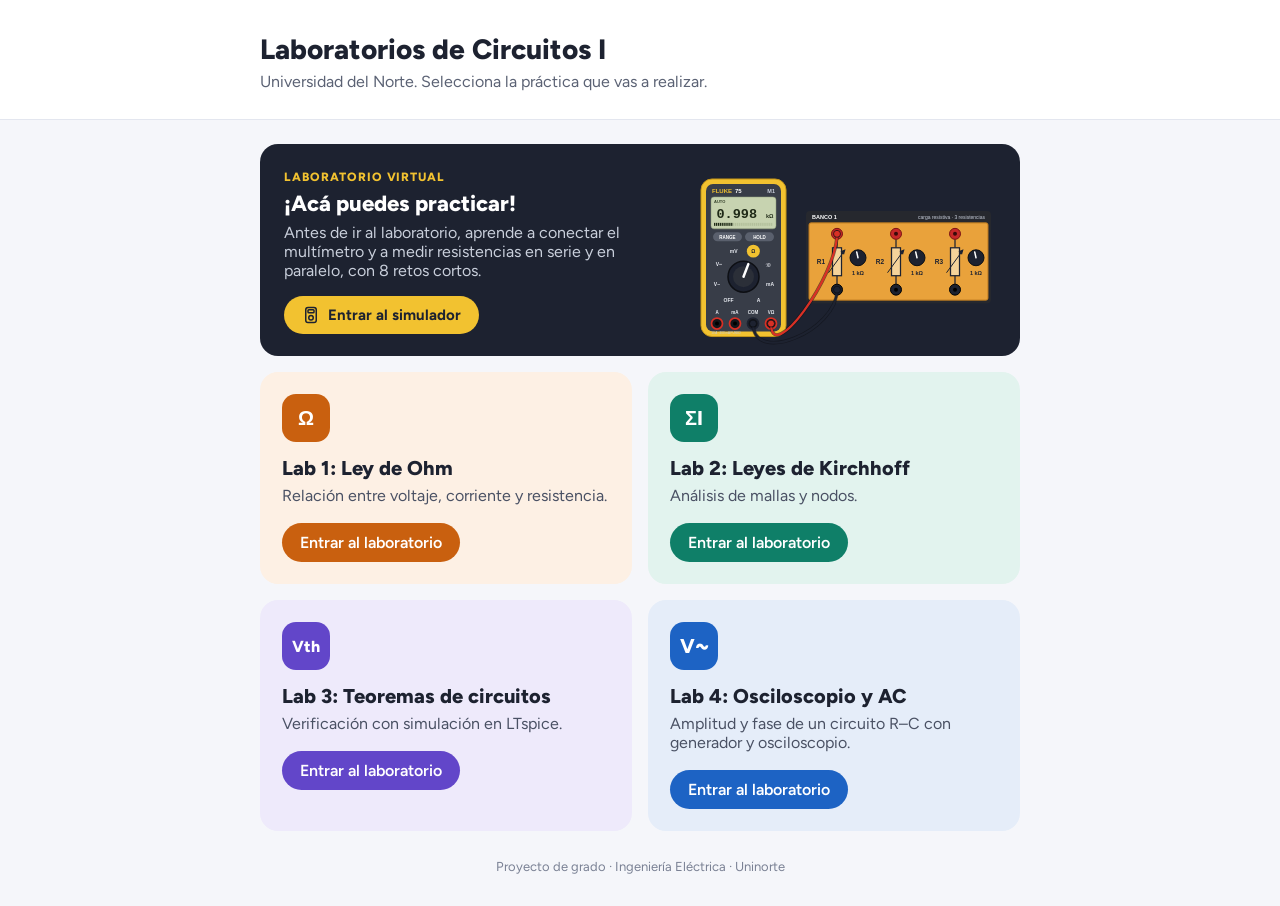
<file: index.html>
<!DOCTYPE html>
<html lang="es">
<head>
  <meta charset="UTF-8">
  <meta name="viewport" content="width=device-width, initial-scale=1.0">
  <title>Laboratorios de Circuitos I</title>
  <!-- Conecta esta página con el archivo de estilos -->
  <link rel="stylesheet" href="estilos.css">
</head>
<body>
  <!-- Encabezado: la franja blanca de arriba -->
  <header>
    <div class="contenido">
      <h1>Laboratorios de Circuitos I</h1>
      <p>Universidad del Norte. Selecciona la práctica que vas a realizar.</p>
    </div>
  </header>

  <!-- Banner del simulador (práctica libre con retos guiados) -->
  <div class="banner-sim">
    <div class="banner-caja">
      <div class="banner-texto">
        <span class="banner-etiqueta">Laboratorio virtual</span>
        <h2>¡Acá puedes practicar!</h2>
        <p>Antes de ir al laboratorio, aprende a conectar el multímetro y a medir resistencias en serie y en paralelo, con 8 retos cortos.</p>
        <a class="banner-boton" href="simulador.html">
          <!-- Ícono de multímetro -->
          <svg class="icono" viewBox="0 0 24 24" aria-hidden="true"><rect x="5" y="2" width="14" height="20" rx="3"/><rect x="8" y="5" width="8" height="4" rx="1"/><circle cx="12" cy="15.5" r="3"/></svg>
          Entrar al simulador
        </a>
      </div>
      <img class="banner-dibujo" src="dibujo-simulador.svg" alt="Multímetro Fluke 75 conectado a un banco de resistencias">
    </div>
  </div>

  <!-- Zona principal: una tarjeta por laboratorio -->
  <main class="contenido">
    <div class="tarjeta">
      <h2>Lab 1: Ley de Ohm</h2>
      <p>Relación entre voltaje, corriente y resistencia.</p>
      <a class="boton" href="lab1.html">Entrar al laboratorio</a>
    </div>

    <div class="tarjeta">
      <h2>Lab 2: Leyes de Kirchhoff</h2>
      <p>Análisis de mallas y nodos.</p>
      <a class="boton" href="lab2.html">Entrar al laboratorio</a>
    </div>

    <div class="tarjeta">
      <h2>Lab 3: Teoremas de circuitos</h2>
      <p>Verificación con simulación en LTspice.</p>
      <a class="boton" href="lab3.html">Entrar al laboratorio</a>
    </div>

    <div class="tarjeta">
      <h2>Lab 4: Osciloscopio y AC</h2>
      <p>Amplitud y fase de un circuito R–C con generador y osciloscopio.</p>
      <a class="boton" href="lab4.html">Entrar al laboratorio</a>
    </div>
  </main>

  <footer>Proyecto de grado · Ingeniería Eléctrica · Uninorte</footer>
</body>
</html>
</file>
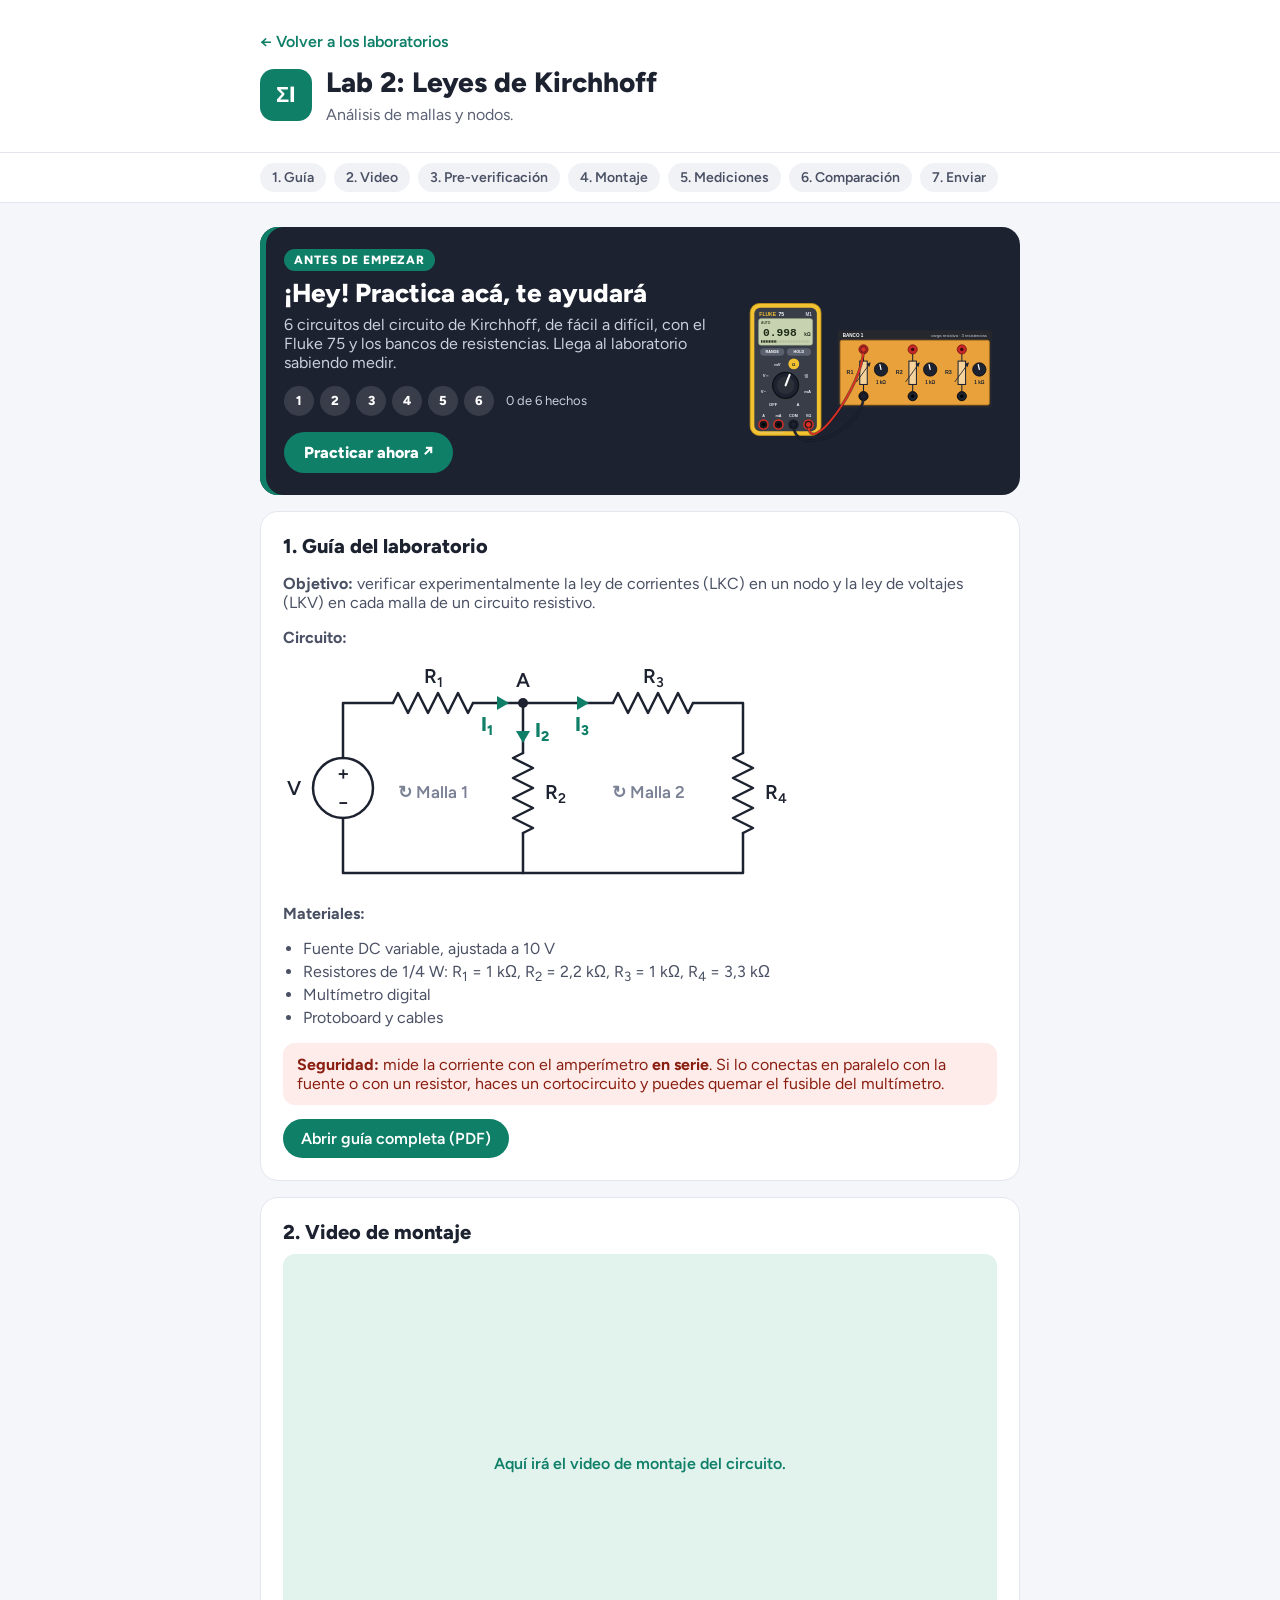
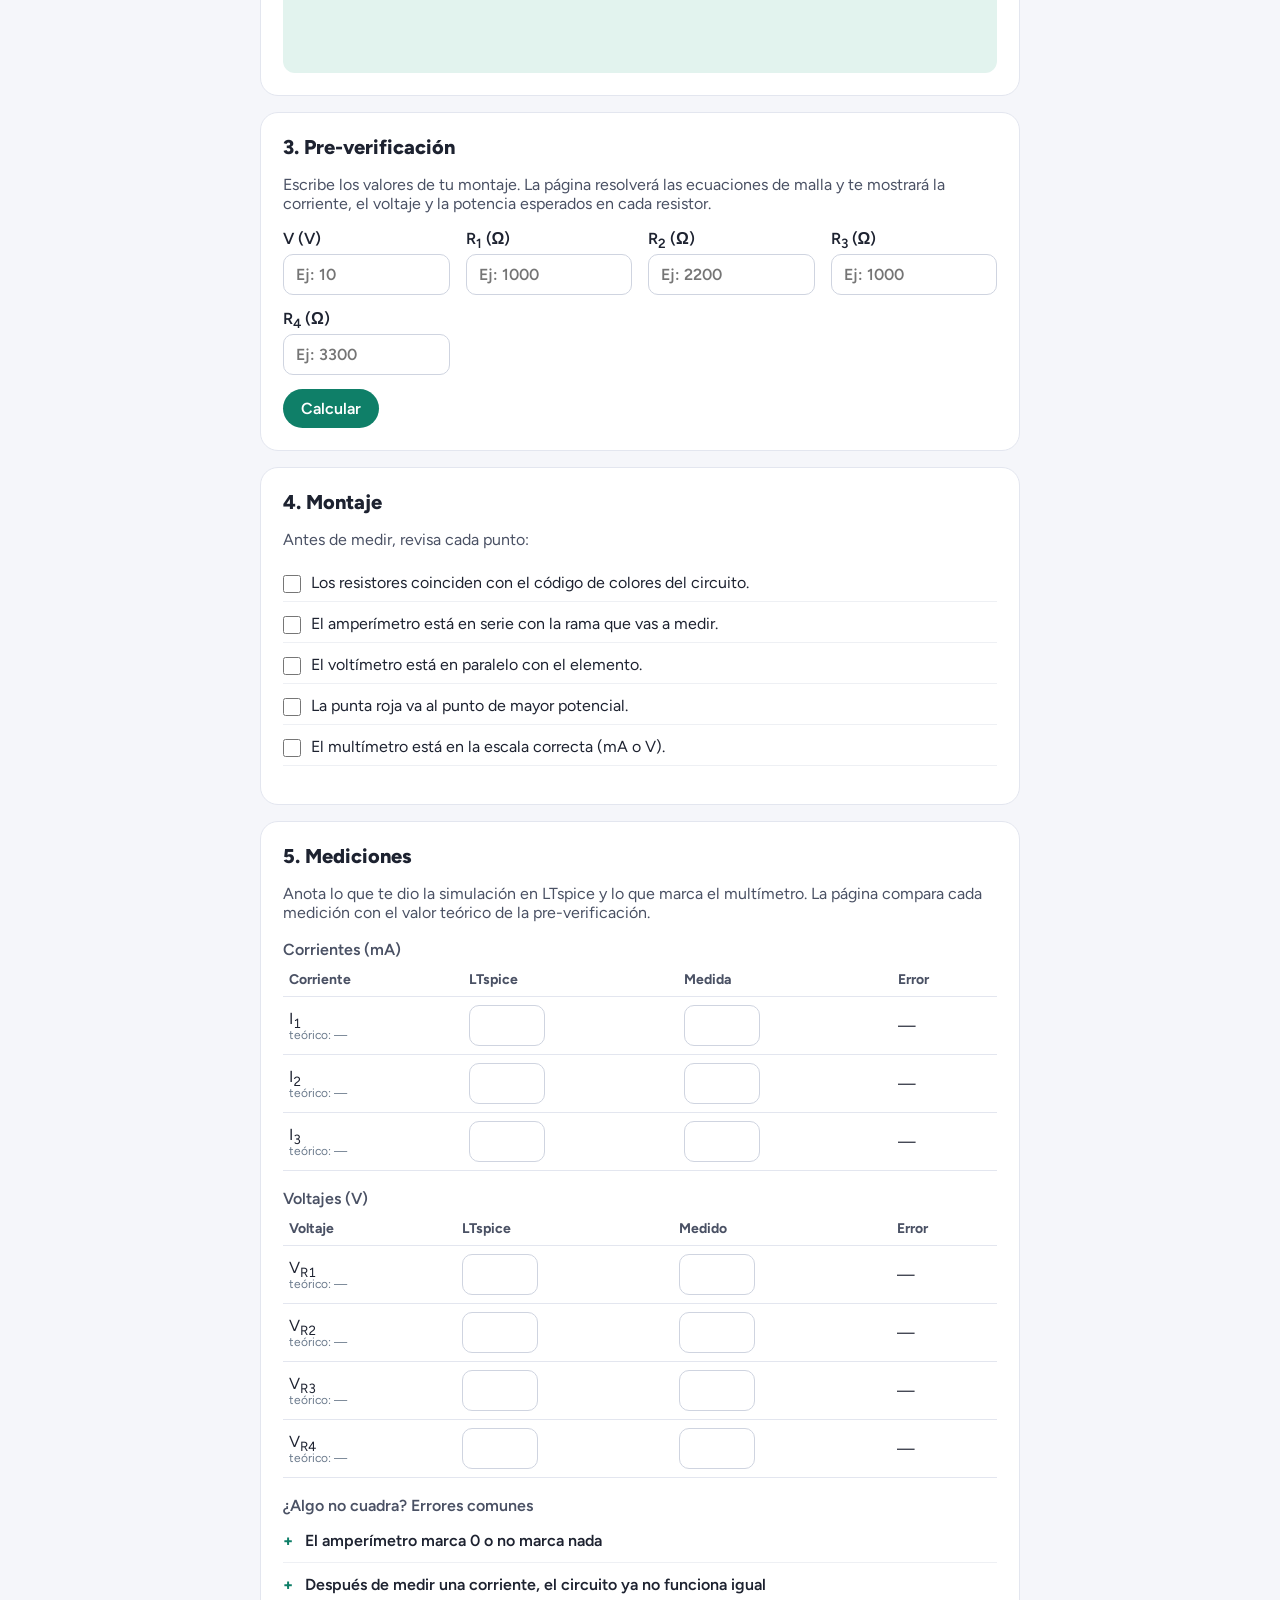
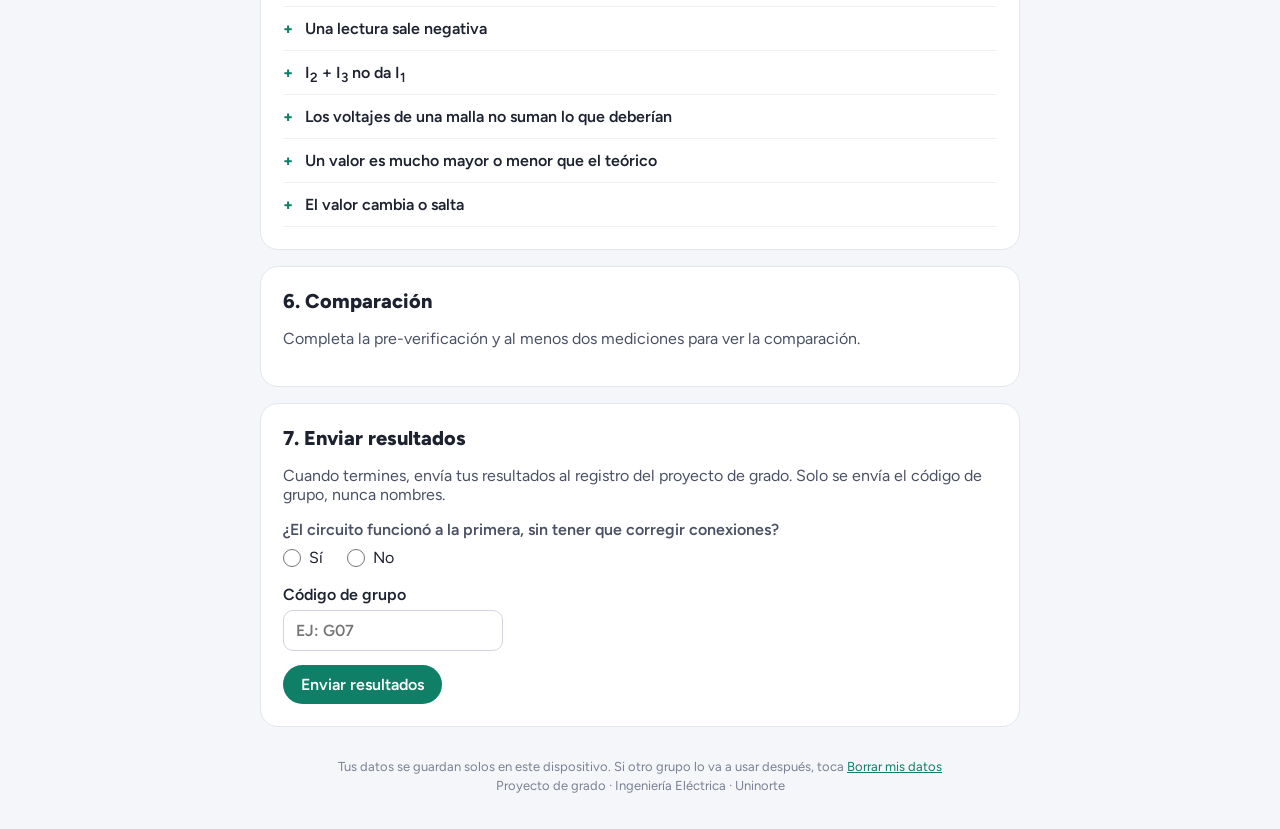
<file: lab2.html>
<!DOCTYPE html>
<html lang="es">
<head>
  <meta charset="UTF-8">
  <meta name="viewport" content="width=device-width, initial-scale=1.0">
  <title>Lab 2: Leyes de Kirchhoff · Circuitos I</title>
  <link rel="stylesheet" href="estilos.css">
</head>
<!-- "lab-kirchhoff" = usa el color verde de Kirchhoff -->
<body class="lab lab-kirchhoff">

  <header>
    <div class="contenido">
      <a class="volver" href="index.html">← Volver a los laboratorios</a>
      <div class="encabezado-lab">
        <span class="simbolo">ΣI</span>
        <div>
          <h1>Lab 2: Leyes de Kirchhoff</h1>
          <p>Análisis de mallas y nodos.</p>
        </div>
      </div>
    </div>
  </header>

  <nav class="secciones">
    <div class="contenido">
      <a href="#guia">1. Guía</a>
      <a href="#video">2. Video</a>
      <a href="#preverificacion">3. Pre-verificación</a>
      <a href="#montaje">4. Montaje</a>
      <a href="#mediciones">5. Mediciones</a>
      <a href="#comparacion">6. Comparación</a>
      <a href="#enviar">7. Enviar</a>
    </div>
  </nav>

  <main class="contenido">

    <!-- ¡HEY! PRACTICA ACÁ: el simulador con 6 circuitos de este lab, de fácil a difícil.
         js/practica.js marca los puntos de los circuitos que ya se hicieron -->
    <section class="practica-lab">
      <div>
        <span class="practica-etiqueta">Antes de empezar</span>
        <h2>¡Hey! Practica acá, te ayudará</h2>
        <p>6 circuitos del circuito de Kirchhoff, de fácil a difícil, con el Fluke 75 y los bancos de resistencias. Llega al laboratorio sabiendo medir.</p>
        <div class="practica-niveles" data-clave="simulador-circuitos-lab2">
          <span>1</span><span>2</span><span>3</span><span>4</span><span>5</span><span>6</span>
          <small>0 de 6 hechos</small>
        </div>
        <a class="practica-boton" href="simulador.html?lab=2" target="_blank" rel="noopener">Practicar ahora ↗</a>
      </div>
      <img src="dibujo-simulador.svg" alt="Multímetro Fluke 75 conectado a un banco de resistencias">
    </section>

    <!-- 1. GUÍA -->
    <section id="guia" class="seccion">
      <h2>1. Guía del laboratorio</h2>
      <p><strong>Objetivo:</strong> verificar experimentalmente la ley de corrientes (LKC)
         en un nodo y la ley de voltajes (LKV) en cada malla de un circuito resistivo.</p>

      <p><strong>Circuito:</strong></p>
      <!-- Dibujo del circuito hecho con SVG (formas y líneas escritas como código) -->
      <svg class="esquema" viewBox="0 0 520 225" role="img"
           aria-label="Circuito de dos mallas: fuente V, R1 en serie, R2 en paralelo con R3 y R4">
        <g fill="none" stroke="#1d2230" stroke-width="2.5" stroke-linejoin="round" stroke-linecap="round">
          <!-- Cables -->
          <path d="M60 95 V40 H110"/>
          <path d="M190 40 H330"/>
          <path d="M410 40 H460 V90"/>
          <path d="M460 170 V210 H60 V155"/>
          <path d="M240 40 V90"/>
          <path d="M240 170 V210"/>
          <!-- Resistores en zigzag: R1, R3 (horizontales) y R2, R4 (verticales) -->
          <path d="M110 40 l5 -10 l10 20 l10 -20 l10 20 l10 -20 l10 20 l10 -20 l10 20 l5 -10"/>
          <path d="M330 40 l5 -10 l10 20 l10 -20 l10 20 l10 -20 l10 20 l10 -20 l10 20 l5 -10"/>
          <path d="M240 90 l-10 5 l20 10 l-20 10 l20 10 l-20 10 l20 10 l-20 10 l20 10 l-10 5"/>
          <path d="M460 90 l-10 5 l20 10 l-20 10 l20 10 l-20 10 l20 10 l-20 10 l20 10 l-10 5"/>
          <!-- Fuente -->
          <circle cx="60" cy="125" r="30"/>
        </g>
        <!-- Signos de la fuente y nodo A -->
        <text x="60" y="117" text-anchor="middle">+</text>
        <text x="60" y="146" text-anchor="middle">−</text>
        <circle cx="240" cy="40" r="5" fill="#1d2230"/>
        <text x="240" y="24" text-anchor="middle">A</text>
        <!-- Nombres de los elementos -->
        <text x="4" y="132">V</text>
        <text x="150" y="20" text-anchor="middle">R<tspan dy="4" font-size="14">1</tspan></text>
        <text x="370" y="20" text-anchor="middle">R<tspan dy="4" font-size="14">3</tspan></text>
        <text x="262" y="136">R<tspan dy="4" font-size="14">2</tspan></text>
        <text x="482" y="136">R<tspan dy="4" font-size="14">4</tspan></text>
        <!-- Corrientes: flechas y nombres -->
        <polygon class="corriente" points="226,40 214,33 214,47"/>
        <text class="corriente" x="198" y="68">I<tspan dy="4" font-size="14">1</tspan></text>
        <polygon class="corriente" points="240,80 233,68 247,68"/>
        <text class="corriente" x="252" y="74">I<tspan dy="4" font-size="14">2</tspan></text>
        <polygon class="corriente" points="306,40 294,33 294,47"/>
        <text class="corriente" x="292" y="68">I<tspan dy="4" font-size="14">3</tspan></text>
        <!-- Mallas -->
        <text class="malla" x="150" y="135" text-anchor="middle">↻ Malla 1</text>
        <text class="malla" x="365" y="135" text-anchor="middle">↻ Malla 2</text>
      </svg>

      <p><strong>Materiales:</strong></p>
      <ul>
        <li>Fuente DC variable, ajustada a 10&nbsp;V</li>
        <li>Resistores de 1/4 W: R<sub>1</sub> = 1&nbsp;kΩ, R<sub>2</sub> = 2,2&nbsp;kΩ,
            R<sub>3</sub> = 1&nbsp;kΩ, R<sub>4</sub> = 3,3&nbsp;kΩ</li>
        <li>Multímetro digital</li>
        <li>Protoboard y cables</li>
      </ul>
      <div class="aviso">
        <strong>Seguridad:</strong> mide la corriente con el amperímetro <strong>en serie</strong>.
        Si lo conectas en paralelo con la fuente o con un resistor, haces un cortocircuito
        y puedes quemar el fusible del multímetro.
      </div>
      <a class="boton" href="docs/guia-lab2.pdf" target="_blank">Abrir guía completa (PDF)</a>
    </section>

    <!-- 2. VIDEO -->
    <section id="video" class="seccion video">
      <h2>2. Video de montaje</h2>
      <div class="video-pendiente">Aquí irá el video de montaje del circuito.</div>
      <!-- Cuando tengas el video en YouTube, borra el bloque de arriba y usa este:
      <iframe src="https://www.youtube.com/embed/ID_DEL_VIDEO"
              title="Montaje del Lab 2" allowfullscreen></iframe>
      -->
    </section>

    <!-- 3. PRE-VERIFICACIÓN -->
    <section id="preverificacion" class="seccion">
      <h2>3. Pre-verificación</h2>
      <p>Escribe los valores de tu montaje. La página resolverá las ecuaciones de malla
         y te mostrará la corriente, el voltaje y la potencia esperados en cada resistor.</p>
      <div class="campos">
        <label class="campo"><span>V (V)</span>
          <input type="text" inputmode="decimal" id="v" placeholder="Ej: 10">
        </label>
        <label class="campo"><span>R<sub>1</sub> (Ω)</span>
          <input type="text" inputmode="decimal" id="r1" placeholder="Ej: 1000">
        </label>
        <label class="campo"><span>R<sub>2</sub> (Ω)</span>
          <input type="text" inputmode="decimal" id="r2" placeholder="Ej: 2200">
        </label>
        <label class="campo"><span>R<sub>3</sub> (Ω)</span>
          <input type="text" inputmode="decimal" id="r3" placeholder="Ej: 1000">
        </label>
        <label class="campo"><span>R<sub>4</sub> (Ω)</span>
          <input type="text" inputmode="decimal" id="r4" placeholder="Ej: 3300">
        </label>
      </div>
      <button class="boton" id="btn-verificar">Calcular</button>
      <!-- Aquí aparece el resultado (empieza oculto) -->
      <div id="resultado-pre" class="resultado" hidden></div>
    </section>

    <!-- 4. MONTAJE -->
    <section id="montaje" class="seccion">
      <h2>4. Montaje</h2>
      <p>Antes de medir, revisa cada punto:</p>
      <ul class="chequeo">
        <li><label><input type="checkbox"> Los resistores coinciden con el código de colores del circuito.</label></li>
        <li><label><input type="checkbox"> El amperímetro está en serie con la rama que vas a medir.</label></li>
        <li><label><input type="checkbox"> El voltímetro está en paralelo con el elemento.</label></li>
        <li><label><input type="checkbox"> La punta roja va al punto de mayor potencial.</label></li>
        <li><label><input type="checkbox"> El multímetro está en la escala correcta (mA o V).</label></li>
      </ul>
    </section>

    <!-- 5. MEDICIONES -->
    <section id="mediciones" class="seccion">
      <h2>5. Mediciones</h2>
      <p>Anota lo que te dio la simulación en LTspice y lo que marca el multímetro.
         La página compara cada medición con el valor teórico de la pre-verificación.</p>

      <p class="tabla-titulo">Corrientes (mA)</p>
      <div class="tabla-scroll">
        <table class="tabla-mediciones">
          <tr><th>Corriente</th><th>LTspice</th><th>Medida</th><th>Error</th></tr>
          <tr><td>I<sub>1</sub><span class="teo">teórico: —</span></td><td><input type="text" inputmode="decimal" class="sim" data-mag="I1"></td><td><input type="text" inputmode="decimal" class="medida" data-mag="I1"></td><td class="error">—</td></tr>
          <tr><td>I<sub>2</sub><span class="teo">teórico: —</span></td><td><input type="text" inputmode="decimal" class="sim" data-mag="I2"></td><td><input type="text" inputmode="decimal" class="medida" data-mag="I2"></td><td class="error">—</td></tr>
          <tr><td>I<sub>3</sub><span class="teo">teórico: —</span></td><td><input type="text" inputmode="decimal" class="sim" data-mag="I3"></td><td><input type="text" inputmode="decimal" class="medida" data-mag="I3"></td><td class="error">—</td></tr>
        </table>
      </div>

      <p class="tabla-titulo">Voltajes (V)</p>
      <div class="tabla-scroll">
        <table class="tabla-mediciones">
          <tr><th>Voltaje</th><th>LTspice</th><th>Medido</th><th>Error</th></tr>
          <tr><td>V<sub>R1</sub><span class="teo">teórico: —</span></td><td><input type="text" inputmode="decimal" class="sim" data-mag="VR1"></td><td><input type="text" inputmode="decimal" class="medida" data-mag="VR1"></td><td class="error">—</td></tr>
          <tr><td>V<sub>R2</sub><span class="teo">teórico: —</span></td><td><input type="text" inputmode="decimal" class="sim" data-mag="VR2"></td><td><input type="text" inputmode="decimal" class="medida" data-mag="VR2"></td><td class="error">—</td></tr>
          <tr><td>V<sub>R3</sub><span class="teo">teórico: —</span></td><td><input type="text" inputmode="decimal" class="sim" data-mag="VR3"></td><td><input type="text" inputmode="decimal" class="medida" data-mag="VR3"></td><td class="error">—</td></tr>
          <tr><td>V<sub>R4</sub><span class="teo">teórico: —</span></td><td><input type="text" inputmode="decimal" class="sim" data-mag="VR4"></td><td><input type="text" inputmode="decimal" class="medida" data-mag="VR4"></td><td class="error">—</td></tr>
        </table>
      </div>

      <!-- Consejo que aparece si alguna medición se aleja mucho de la teórica -->
      <div id="aviso-mediciones" class="aviso" hidden>
        <strong>Alguna medición se aleja más de 10&nbsp;% de la teórica.</strong>
        Posible causa:
        <!-- Aquí js/diagnostico.js escribe una sugerencia por cada fila en rojo -->
        <ul id="diagnostico" class="diagnostico"></ul>
      </div>

      <!-- Guía de errores comunes: cada pregunta se abre al tocarla -->
      <div class="errores-comunes">
        <p class="tabla-titulo">¿Algo no cuadra? Errores comunes</p>
        <details>
          <summary>El amperímetro marca 0 o no marca nada</summary>
          <p>Para medir una corriente hay que abrir la rama e insertar el amperímetro en serie. Si marca 0,
             la rama quedó abierta (un cable suelto o mal puesto en la protoboard) o el fusible del
             amperímetro se quemó por conectarlo en paralelo.</p>
        </details>
        <details>
          <summary>Después de medir una corriente, el circuito ya no funciona igual</summary>
          <p>Al quitar el amperímetro hay que volver a cerrar la rama con un cable. Revisa que todas las
             ramas estén cerradas antes de medir lo siguiente.</p>
        </details>
        <details>
          <summary>Una lectura sale negativa</summary>
          <p>Las puntas están al revés respecto al sentido de referencia del esquema. Para corrientes, la
             punta roja va por donde entra la flecha; para voltajes, en el lado de mayor potencial.</p>
        </details>
        <details>
          <summary>I<sub>2</sub> + I<sub>3</sub> no da I<sub>1</sub></summary>
          <p>Revisa que mediste cada corriente en su rama (I<sub>2</sub> por R<sub>2</sub>, I<sub>3</sub> por
             R<sub>3</sub> y R<sub>4</sub>) y con el mismo sentido de referencia. Una corriente medida al revés
             cambia de signo y la suma no cuadra.</p>
        </details>
        <details>
          <summary>Los voltajes de una malla no suman lo que deberían</summary>
          <p>Recorre la malla siempre en el mismo sentido y mide cada resistor con la misma orientación de las
             puntas. Confirma también el voltaje real de la fuente con el voltímetro.</p>
        </details>
        <details>
          <summary>Un valor es mucho mayor o menor que el teórico</summary>
          <p>Revisa el código de colores de cada resistor: es fácil confundir 1&nbsp;kΩ (café-negro-rojo) con
             10&nbsp;kΩ (café-negro-naranja) o 3,3&nbsp;kΩ (naranja-naranja-rojo). Verifica también que
             escribiste las corrientes en mA.</p>
        </details>
        <details>
          <summary>El valor cambia o salta</summary>
          <p>Hay un mal contacto: presiona los componentes en la protoboard y revisa que las puntas estén
             firmes.</p>
        </details>
      </div>
    </section>

    <!-- 6. COMPARACIÓN -->
    <section id="comparacion" class="seccion">
      <h2>6. Comparación</h2>
      <div id="resumen-comparacion">
        <p>Completa la pre-verificación y al menos dos mediciones para ver la comparación.</p>
      </div>
    </section>

    <!-- 7. ENVIAR RESULTADOS -->
    <section id="enviar" class="seccion">
      <h2>7. Enviar resultados</h2>
      <p>Cuando termines, envía tus resultados al registro del proyecto de grado.
         Solo se envía el código de grupo, nunca nombres.</p>
      <!-- Pregunta obligatoria: de aquí sale la tasa de errores de conexión -->
      <p class="pregunta">¿El circuito funcionó a la primera, sin tener que corregir conexiones?</p>
      <div class="opciones">
        <label><input type="radio" name="primera" value="si"> Sí</label>
        <label><input type="radio" name="primera" value="no"> No</label>
      </div>
      <label class="campo"><span>Código de grupo</span>
        <input type="text" id="grupo" placeholder="Ej: G07" maxlength="10" autocapitalize="characters">
      </label>
      <button class="boton" id="btn-enviar">Enviar resultados</button>
      <!-- Aquí aparece si el envío funcionó o no -->
      <p id="estado-envio" class="estado-envio" hidden></p>
    </section>

  </main>

  <footer>
    <p>Tus datos se guardan solos en este dispositivo. Si otro grupo lo va a usar después, toca
       <button id="borrar-datos" class="enlace">Borrar mis datos</button></p>
    <p>Proyecto de grado · Ingeniería Eléctrica · Uninorte</p>
  </footer>

  <!-- JavaScript: guardado, registro y cálculos del lab (en ese orden) -->
  <script src="js/guardado.js"></script>
  <script src="js/registro.js"></script>
  <script src="js/lab2.js"></script>
  <script src="js/diagnostico.js"></script>
  <script src="js/practica.js"></script>
</body>
</html>
</file>
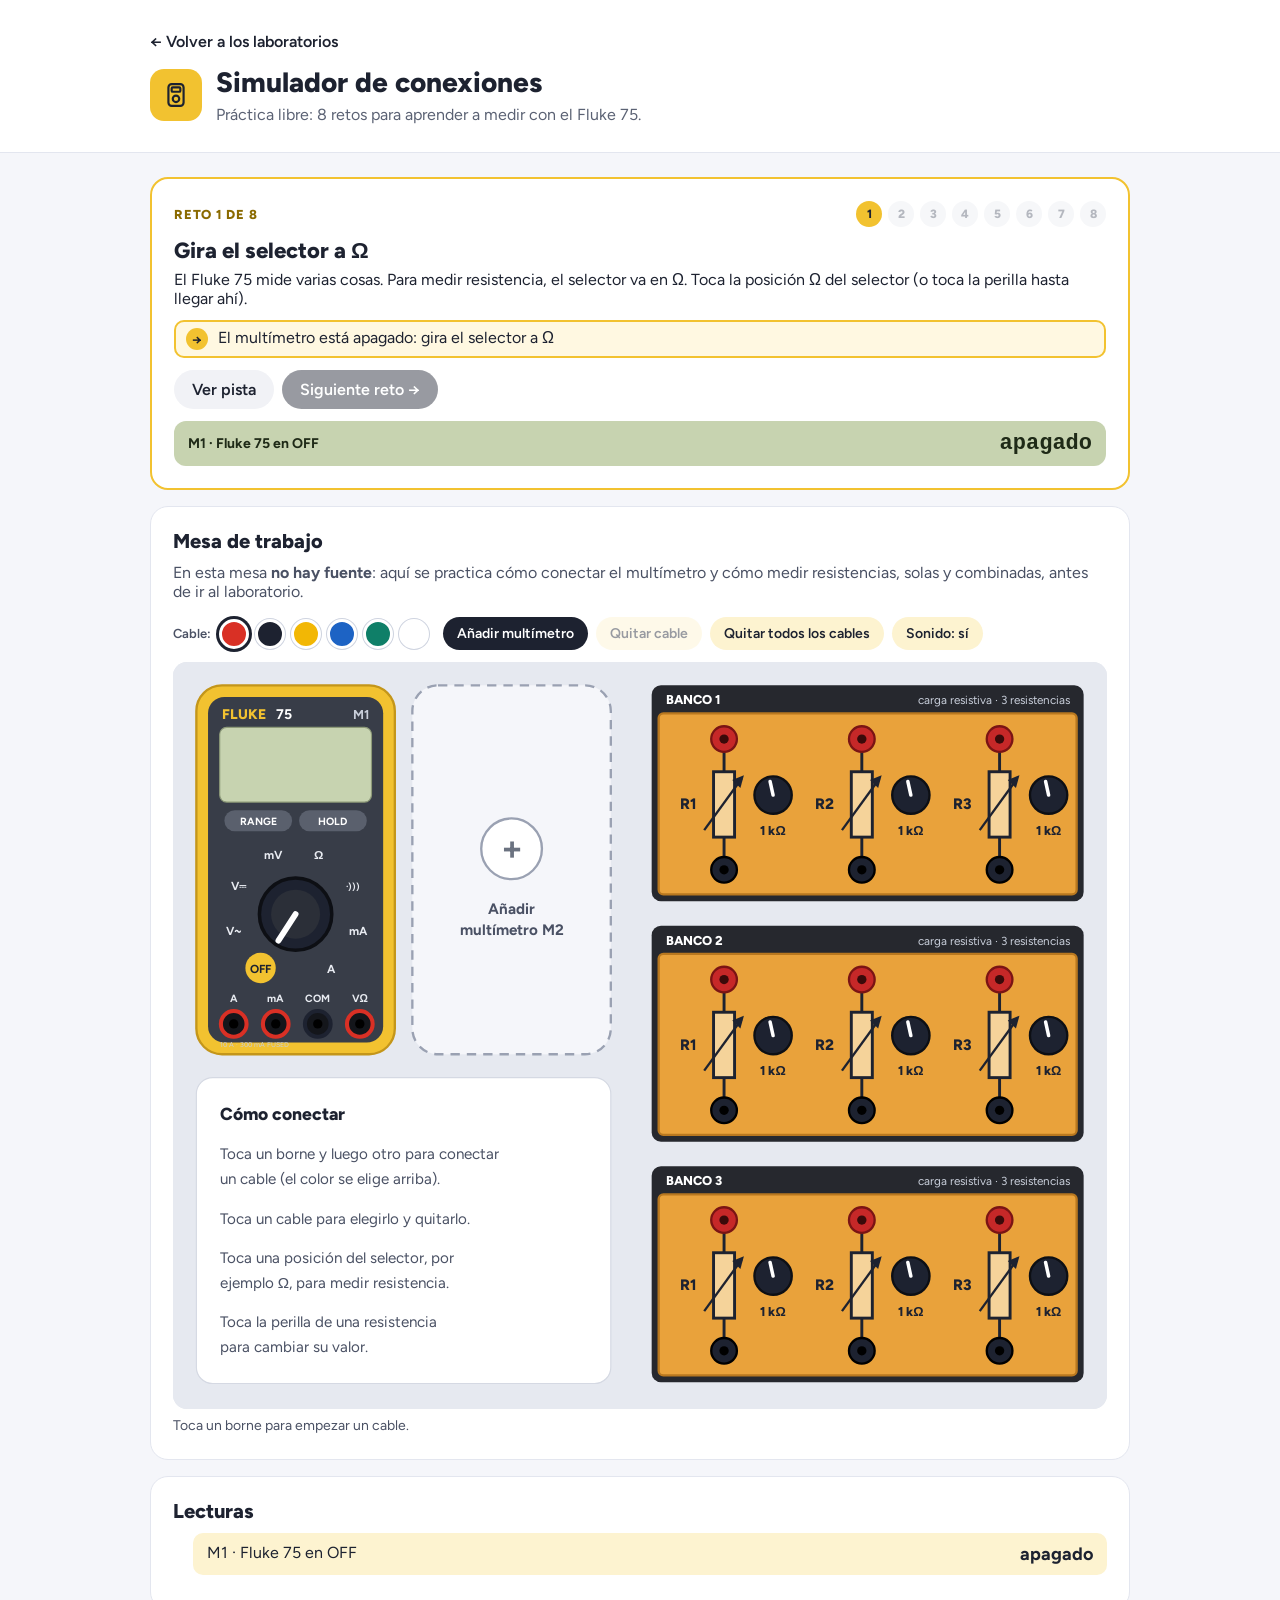
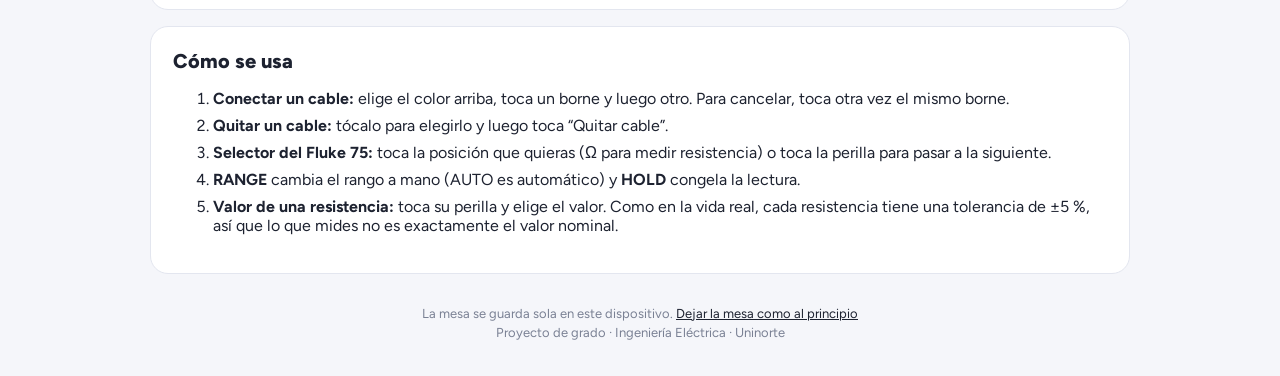
<file: simulador.html>
<!DOCTYPE html>
<html lang="es">
<head>
  <meta charset="UTF-8">
  <meta name="viewport" content="width=device-width, initial-scale=1.0">
  <title>Simulador de conexiones · Circuitos I</title>
  <!-- Usa los estilos de todas las páginas y, encima, los propios del simulador -->
  <link rel="stylesheet" href="estilos.css">
  <link rel="stylesheet" href="simulador.css">
</head>
<!-- El color cambia solo: naranja si se abre desde el Lab 1 y verde desde el Lab 2 -->
<body class="lab lab-ohm simulador">

  <header>
    <div class="contenido">
      <a class="volver" id="volver" href="lab1.html">← Volver al Lab 1</a>
      <div class="encabezado-lab">
        <span class="simbolo" id="simbolo">Ω</span>
        <div>
          <h1>Simulador de conexiones</h1>
          <p>Mesa virtual con multímetros Fluke 75 y tres bancos de resistencias.</p>
        </div>
      </div>
    </div>
  </header>

  <main class="contenido">

    <!-- MAPA DE CIRCUITOS: solo desde los Labs 1 y 2 (js/retos.js lo llena) -->
    <section class="seccion" id="mapa-circuitos" hidden>
      <h2>Tus 6 circuitos</h2>
      <p class="progreso-txt" id="mapa-progreso"></p>
      <div class="mapa" id="mapa"></div>
    </section>

    <!-- RETO O CIRCUITO GUIADO: 8 retos desde la portada, 6 circuitos desde cada lab.
         js/retos.js llena esta tarjeta y la revisa cada vez que algo cambia en la mesa -->
    <section class="seccion reto-guiado" id="reto-guiado" hidden>
      <div class="reto-cabeza">
        <span class="reto-num" id="reto-num"></span>
        <div class="puntos" id="reto-puntos"></div>
      </div>
      <h2 id="reto-titulo"></h2>
      <p class="reto-texto" id="reto-texto"></p>
      <ul class="reto-check" id="reto-check"></ul>
      <div id="reto-extra"></div>
      <p class="reto-pista" id="reto-pista" hidden></p>
      <div class="reto-exito" id="reto-exito" hidden></div>
      <div class="reto-botones">
        <button class="boton claro" id="btn-pista">Ver pista</button>
        <button class="boton" id="btn-siguiente" disabled>Siguiente reto →</button>
      </div>
      <div class="lectura-mini"><span id="reto-lectura-nombre"></span><strong id="reto-lectura"></strong></div>
    </section>

    <!-- LA MESA -->
    <section class="seccion">
      <h2>Mesa de trabajo</h2>
      <p class="nota-mesa">En esta mesa <strong>no hay fuente</strong>: aquí se practica cómo conectar el multímetro
         y cómo medir resistencias, solas y combinadas, antes de ir al laboratorio.</p>

      <!-- Barra de herramientas -->
      <div class="barra">
        <div class="colores" id="colores" role="group" aria-label="Color del próximo cable"></div>
        <button class="boton chico" id="btn-multimetro">Añadir multímetro</button>
        <button class="boton chico secundario" id="btn-quitar-cable" disabled>Quitar cable</button>
        <button class="boton chico secundario" id="btn-quitar-todos">Quitar todos los cables</button>
        <button class="boton chico secundario" id="btn-sonido" aria-pressed="true">Sonido: sí</button>
      </div>

      <!-- Aquí js/simulador.js dibuja los equipos y los cables -->
      <div class="mesa" id="mesa">
        <svg id="lienzo" role="img" aria-label="Mesa con multímetros y bancos de resistencias"></svg>
        <!-- Menú de valores que aparece al tocar la perilla de una resistencia -->
        <div class="menu-valores" id="menu-valores" hidden></div>
      </div>
      <p class="estado-mesa" id="estado-mesa">Toca un borne para empezar un cable.</p>
    </section>

    <!-- LECTURAS Y AVISOS -->
    <section class="seccion">
      <h2>Lecturas</h2>
      <ul class="lecturas" id="lecturas"></ul>
      <div id="avisos"></div>
    </section>

    <!-- EJERCICIOS (desde los Labs 1 y 2; en la práctica libre se usan los retos guiados) -->
    <section class="seccion" id="seccion-ejercicios">
      <h2>Ejercicios</h2>
      <div class="pestanas" role="tablist">
        <button class="pestana" data-lab="1" role="tab">Lab 1: Ley de Ohm</button>
        <button class="pestana" data-lab="2" role="tab">Lab 2: Kirchhoff</button>
      </div>
      <ol class="retos" id="retos"></ol>
      <p class="nota"><button class="enlace" id="btn-reiniciar-retos">Reiniciar estos ejercicios</button></p>
    </section>

    <!-- CÓMO SE USA -->
    <section class="seccion">
      <h2>Cómo se usa</h2>
      <ol class="instrucciones">
        <li><strong>Conectar un cable:</strong> elige el color arriba, toca un borne y luego otro. Para cancelar, toca otra vez el mismo borne.</li>
        <li><strong>Quitar un cable:</strong> tócalo para elegirlo y luego toca “Quitar cable”.</li>
        <li><strong>Selector del Fluke 75:</strong> toca la posición que quieras (Ω para medir resistencia) o toca la perilla para pasar a la siguiente.</li>
        <li><strong>RANGE</strong> cambia el rango a mano (AUTO es automático) y <strong>HOLD</strong> congela la lectura.</li>
        <li><strong>Valor de una resistencia:</strong> toca su perilla y elige el valor. Como en la vida real, cada resistencia tiene una tolerancia de ±5 %, así que lo que mides no es exactamente el valor nominal.</li>
      </ol>
    </section>

  </main>

  <footer>
    <p>La mesa se guarda sola en este dispositivo.
       <button id="btn-vaciar" class="enlace">Dejar la mesa como al principio</button></p>
    <p>Proyecto de grado · Ingeniería Eléctrica · Uninorte</p>
  </footer>

  <script src="js/simulador.js"></script>
  <!-- Retos guiados (práctica libre) y circuitos de cada lab -->
  <script src="js/retos.js"></script>
</body>
</html>
</file>
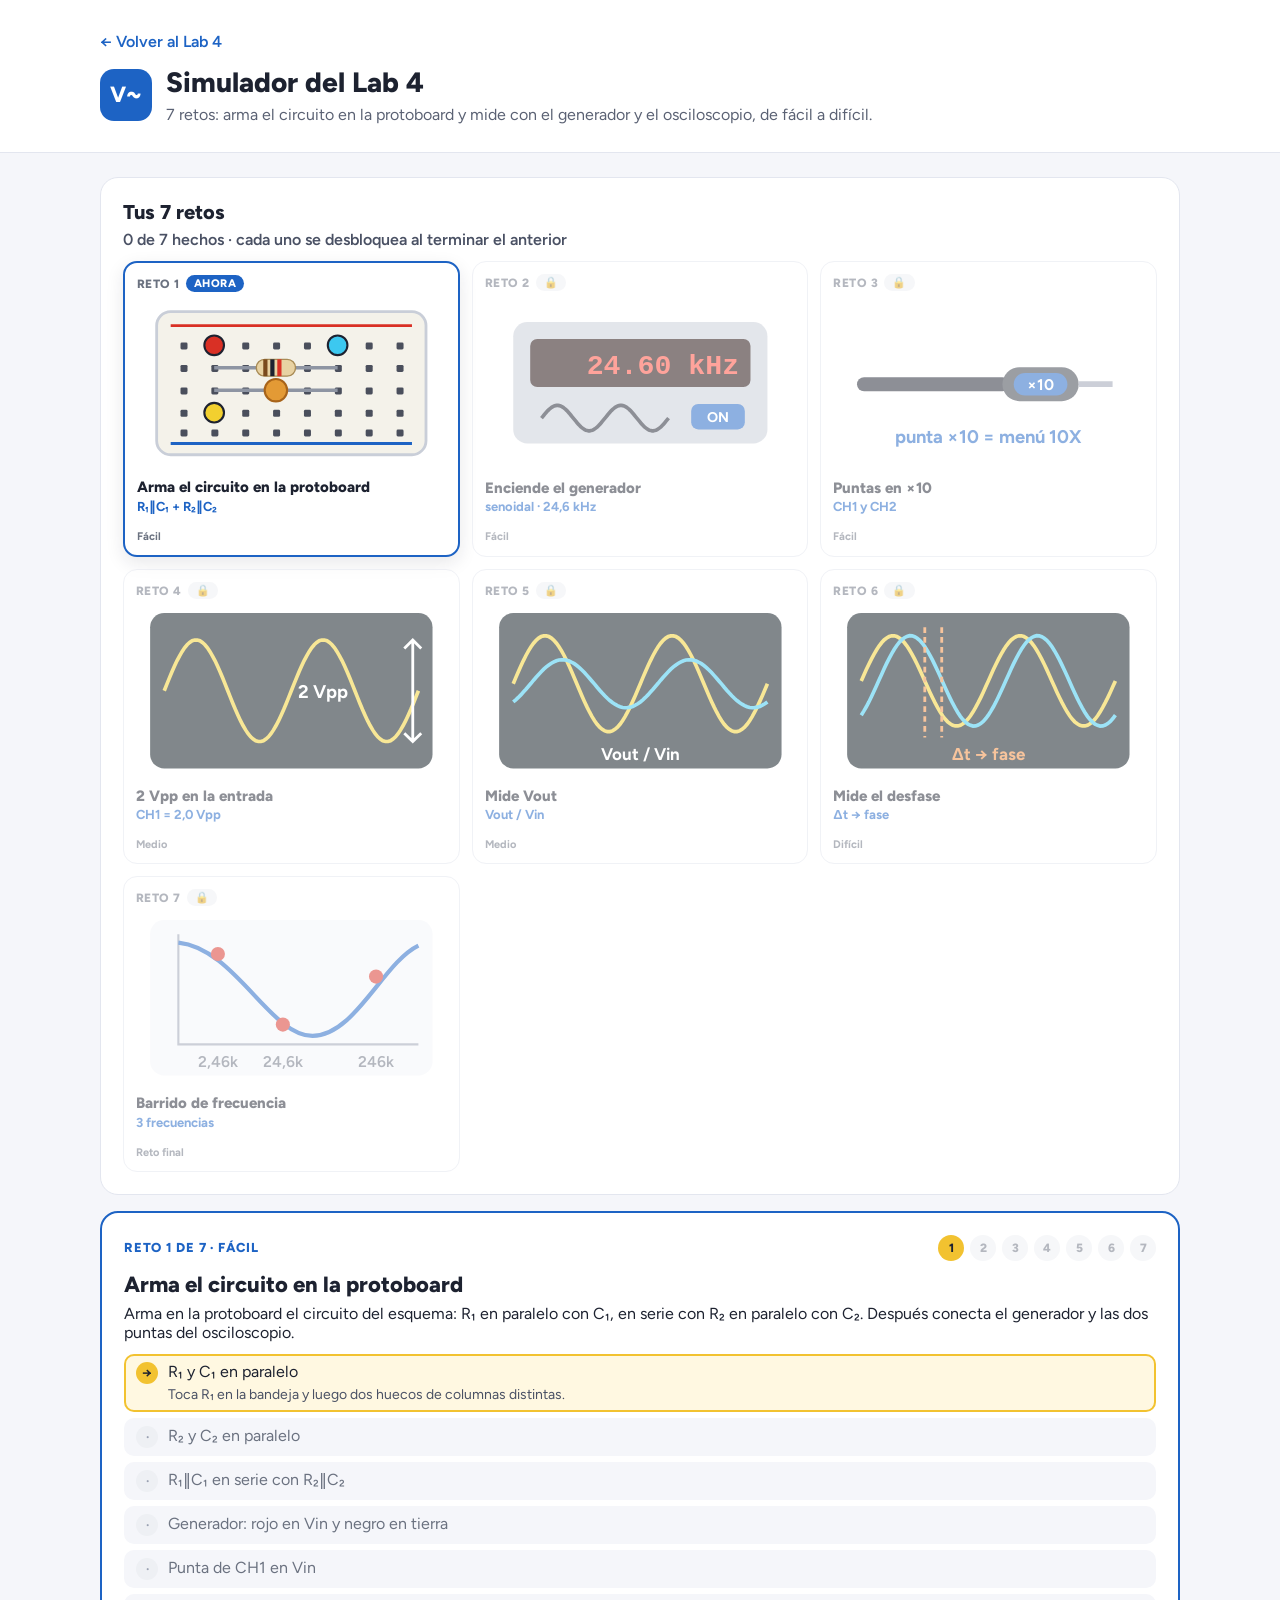
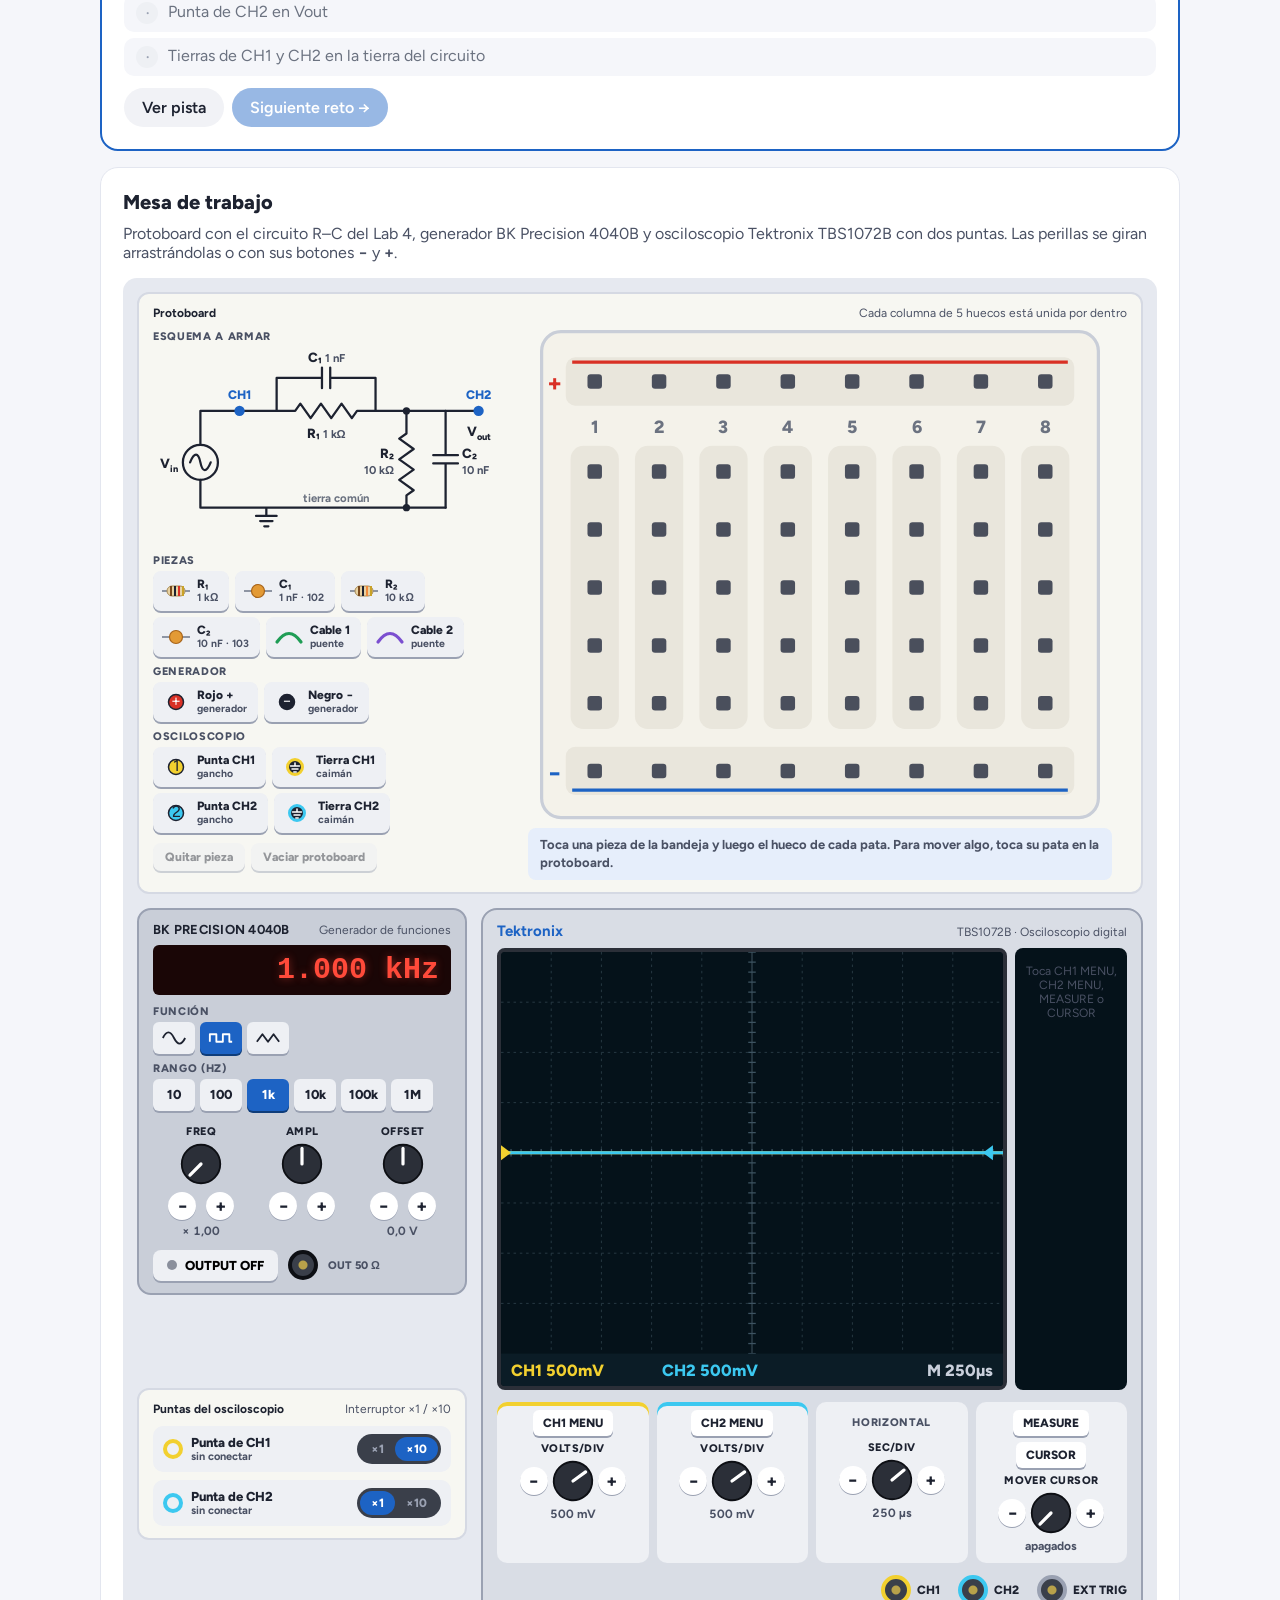
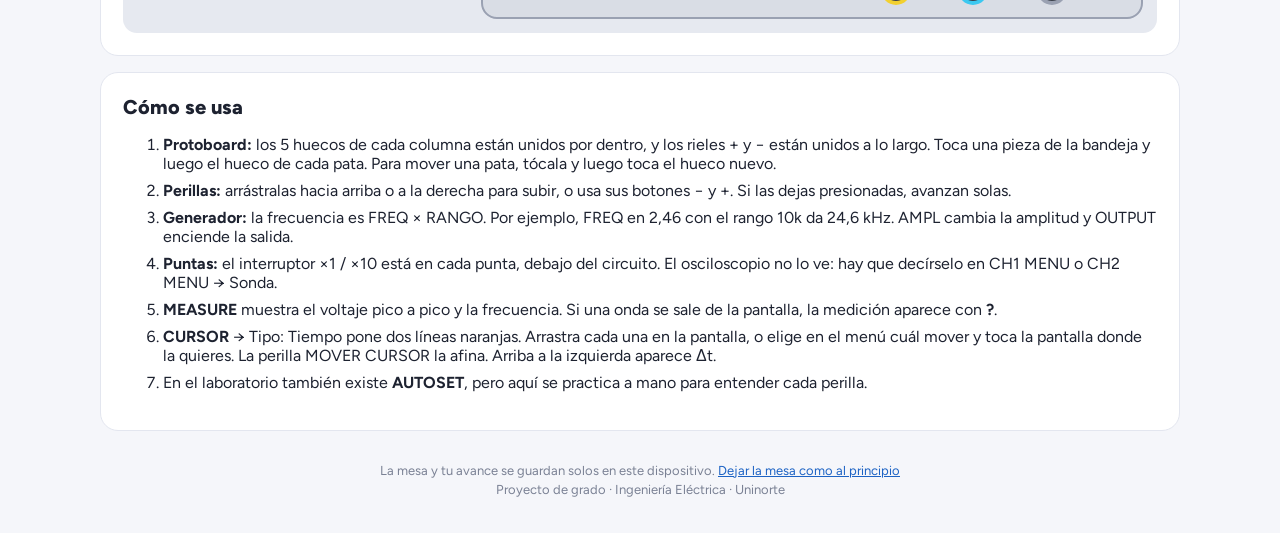
<file: simulador4.html>
<!DOCTYPE html>
<html lang="es">
<head>
  <meta charset="UTF-8">
  <meta name="viewport" content="width=device-width, initial-scale=1.0">
  <title>Simulador del Lab 4 · Circuitos I</title>
  <!-- Estilos de todas las páginas, los del simulador (mapa y tarjeta del reto) y los propios del Lab 4 -->
  <link rel="stylesheet" href="estilos.css">
  <link rel="stylesheet" href="simulador.css">
  <link rel="stylesheet" href="simulador4.css">
</head>
<!-- "lab-ac" = color azul del Lab 4 -->
<body class="lab lab-ac simulador sim4">
  <header>
    <div class="contenido">
      <a class="volver" href="lab4.html">← Volver al Lab 4</a>
      <div class="encabezado-lab">
        <span class="simbolo">V~</span>
        <div>
          <h1>Simulador del Lab 4</h1>
          <p>7 retos: arma el circuito en la protoboard y mide con el generador y el osciloscopio, de fácil a difícil.</p>
        </div>
      </div>
    </div>
  </header>

  <main class="contenido">
    <!-- MAPA DE LOS 7 RETOS (js/simulador4.js lo llena) -->
    <section class="seccion">
      <h2>Tus 7 retos</h2>
      <p class="progreso-txt" id="mapa-progreso"></p>
      <div class="mapa" id="mapa"></div>
    </section>

    <!-- RETO ACTUAL: se revisa solo cada vez que algo cambia en la mesa -->
    <section class="seccion reto-guiado" id="reto-guiado">
      <div class="reto-cabeza">
        <span class="reto-num" id="reto-num"></span>
        <div class="puntos" id="reto-puntos"></div>
      </div>
      <h2 id="reto-titulo"></h2>
      <p class="reto-texto" id="reto-texto"></p>
      <ul class="reto-check" id="reto-check"></ul>
      <div id="reto-extra"></div>
      <p class="reto-pista" id="reto-pista" hidden></p>
      <div class="reto-exito" id="reto-exito" hidden></div>
      <div class="reto-botones">
        <button class="boton claro" id="btn-pista">Ver pista</button>
        <button class="boton" id="btn-siguiente" disabled>Siguiente reto →</button>
      </div>
    </section>

    <!-- LA MESA: protoboard, generador y osciloscopio -->
    <section class="seccion">
      <h2>Mesa de trabajo</h2>
      <p class="nota-mesa">Protoboard con el circuito R–C del Lab 4, generador BK Precision 4040B y osciloscopio Tektronix TBS1072B con dos puntas.
        Las perillas se giran arrastrándolas o con sus botones <strong>−</strong> y <strong>+</strong>.</p>

      <div class="banco4">
        <!-- Protoboard: el estudiante pone cada pieza tocándola en la bandeja y luego sus huecos -->
        <div class="proto" id="proto-panel">
          <div class="proto-cab"><strong>Protoboard</strong><span>Cada columna de 5 huecos está unida por dentro</span></div>
          <div class="proto-cuerpo">
            <div class="proto-esq">
              <span class="grupo-t">Esquema a armar</span>
              <svg id="esquema" viewBox="0 0 330 180" role="img"
                   aria-label="Esquema: el generador Vin entra a R1 en paralelo con C1; luego R2 en paralelo con C2 hasta la tierra común. CH1 mide en Vin y CH2 mide en Vout, entre los dos pares"></svg>
            </div>
            <div class="proto-tablero">
              <svg id="proto" viewBox="0 0 348 304" role="group" aria-label="Protoboard de 8 columnas con riel + arriba y riel − abajo"></svg>
              <p class="proto-estado" id="proto-estado" aria-live="polite"></p>
            </div>
            <div class="proto-lado">
              <div class="bandeja" id="bandeja"></div>
              <div class="proto-botones">
                <button id="btn-quitar" disabled>Quitar pieza</button>
                <button id="btn-vaciar-proto">Vaciar protoboard</button>
              </div>
            </div>
          </div>
        </div>

        <!-- Generador de funciones -->
        <div class="gen" id="gen">
          <div class="gen-cab"><strong>BK PRECISION 4040B</strong><span>Generador de funciones</span></div>
          <div class="gen-display" id="gen-display" aria-live="polite"></div>
          <div class="gen-grupos">
            <div class="gen-grupo">
              <span class="grupo-t">Función</span>
              <div class="gen-botones" id="gen-formas"></div>
            </div>
            <div class="gen-grupo">
              <span class="grupo-t">Rango (Hz)</span>
              <div class="gen-botones" id="gen-rangos"></div>
            </div>
          </div>
          <div class="gen-perillas" id="gen-perillas"></div>
          <div class="gen-salida">
            <button class="gen-output" id="gen-output" aria-pressed="false">OUTPUT</button>
            <span class="bnc negro" aria-hidden="true"></span><span class="bnc-txt">OUT 50 Ω</span>
          </div>
        </div>

        <!-- Osciloscopio -->
        <div class="osc" id="osc">
          <div class="osc-cab"><strong>Tektronix</strong><span>TBS1072B · Osciloscopio digital</span></div>
          <div class="osc-cuerpo">
            <div class="osc-pantalla">
              <!-- js/simulador4.js dibuja aquí las ondas, los cursores y las mediciones -->
              <svg id="pantalla" viewBox="0 0 400 346" role="img" aria-label="Pantalla del osciloscopio"></svg>
            </div>
            <!-- Menú lateral: cambia según el botón que se toque -->
            <div class="osc-menu" id="osc-menu"></div>
          </div>
          <div class="osc-controles">
            <div class="osc-bloque ch1">
              <button class="osc-boton" data-menu="ch1">CH1 MENU</button>
              <div id="perilla-v1"></div>
            </div>
            <div class="osc-bloque ch2">
              <button class="osc-boton" data-menu="ch2">CH2 MENU</button>
              <div id="perilla-v2"></div>
            </div>
            <div class="osc-bloque">
              <span class="osc-titulo">Horizontal</span>
              <div id="perilla-t"></div>
            </div>
            <div class="osc-bloque">
              <div class="osc-dos">
                <button class="osc-boton" data-menu="medir">MEASURE</button>
                <button class="osc-boton" data-menu="cursor">CURSOR</button>
              </div>
              <div id="perilla-c"></div>
            </div>
          </div>
          <div class="osc-entradas" aria-hidden="true">
            <span><i class="bnc amarillo"></i>CH1</span><span><i class="bnc azul"></i>CH2</span><span><i class="bnc gris"></i>EXT TRIG</span>
          </div>
        </div>

        <!-- Las dos puntas: interruptor ×1 / ×10 y dónde quedaron enganchadas -->
        <div class="circ" id="circ">
          <div class="circ-cab"><strong>Puntas del osciloscopio</strong><span>Interruptor ×1 / ×10</span></div>
          <div class="puntas4" id="puntas4"></div>
        </div>
      </div>
    </section>

    <!-- CÓMO SE USA -->
    <section class="seccion">
      <h2>Cómo se usa</h2>
      <ol class="instrucciones">
        <li><strong>Protoboard:</strong> los 5 huecos de cada columna están unidos por dentro, y los rieles + y − están unidos a lo largo.
            Toca una pieza de la bandeja y luego el hueco de cada pata. Para mover una pata, tócala y luego toca el hueco nuevo.</li>
        <li><strong>Perillas:</strong> arrástralas hacia arriba o a la derecha para subir, o usa sus botones − y +. Si las dejas presionadas, avanzan solas.</li>
        <li><strong>Generador:</strong> la frecuencia es FREQ × RANGO. Por ejemplo, FREQ en 2,46 con el rango 10k da 24,6 kHz. AMPL cambia la amplitud y OUTPUT enciende la salida.</li>
        <li><strong>Puntas:</strong> el interruptor ×1 / ×10 está en cada punta, debajo del circuito. El osciloscopio no lo ve: hay que decírselo en CH1 MENU o CH2 MENU → Sonda.</li>
        <li><strong>MEASURE</strong> muestra el voltaje pico a pico y la frecuencia. Si una onda se sale de la pantalla, la medición aparece con <strong>?</strong>.</li>
        <li><strong>CURSOR</strong> → Tipo: Tiempo pone dos líneas naranjas. Arrastra cada una en la pantalla, o elige en el menú cuál mover y toca la pantalla donde la quieres.
            La perilla MOVER CURSOR la afina. Arriba a la izquierda aparece Δt.</li>
        <li>En el laboratorio también existe <strong>AUTOSET</strong>, pero aquí se practica a mano para entender cada perilla.</li>
      </ol>
    </section>
  </main>

  <footer>
    <p>La mesa y tu avance se guardan solos en este dispositivo.
       <button id="btn-vaciar" class="enlace">Dejar la mesa como al principio</button></p>
    <p>Proyecto de grado · Ingeniería Eléctrica · Uninorte</p>
  </footer>

  <script src="js/simulador4.js"></script>
</body>
</html>
</file>
<file: estilos.css>
/* Diseño B: Un color por laboratorio */

/* Carga la letra Figtree desde Google Fonts (necesita internet; sin internet usa Arial) */
@import url('https://fonts.googleapis.com/css2?family=Figtree:wght@400;600;800&display=swap');

body {
  margin: 0;
  font-family: 'Figtree', Arial, sans-serif;
  background: #f5f6fa;
  color: #1d2230;
}

/* Encabezado blanco con una línea abajo */
header {
  background: white;
  border-bottom: 1px solid #e3e6ef;
  padding: 32px 20px 28px;
}
header h1 { text-wrap: balance; margin: 0 0 6px; font-size: 28px; font-weight: 800; }
header p  { margin: 0; color: #5b6274; }

.contenido { max-width: 760px; margin: 0 auto; }

/* 2 columnas en computador, 1 en celular */
main {
  padding: 24px 20px;
  display: grid;
  gap: 16px;
  grid-template-columns: repeat(auto-fit, minmax(300px, 1fr));
}

/* Cada tarjeta toma el color de su laboratorio */
.tarjeta {
  background: var(--fondo);
  border-radius: 18px;
  padding: 22px;
}
/* nth-child(1) = la primera tarjeta, nth-child(2) = la segunda, etc.
   --color y --fondo son variables: se definen aquí y se usan más abajo */
.tarjeta:nth-child(1) { --color: #c9600f; --fondo: #fdf0e4; }  /* Ohm: naranja */
.tarjeta:nth-child(2) { --color: #0f7f68; --fondo: #e2f3ee; }  /* Kirchhoff: verde */
.tarjeta:nth-child(3) { --color: #6246c9; --fondo: #eeeafb; }  /* Teoremas: morado */
.tarjeta:nth-child(4) { --color: #1d63c4; --fondo: #e5edf9; }  /* AC: azul */

/* El cuadrito con el símbolo. ::before lo dibuja sin tocar el HTML */
.tarjeta::before {
  display: flex;
  align-items: center;
  justify-content: center;
  width: 48px;
  height: 48px;
  margin-bottom: 14px;
  border-radius: 14px;
  background: var(--color);
  color: white;
  font-size: 20px;
  font-weight: 800;
}
.tarjeta:nth-child(1)::before { content: "Ω"; }
.tarjeta:nth-child(2)::before { content: "ΣI"; }
.tarjeta:nth-child(3)::before { content: "Vth"; font-size: 16px; }
.tarjeta:nth-child(4)::before { content: "V~"; }

.tarjeta h2 { margin: 0 0 6px; font-size: 20px; font-weight: 800; }
.tarjeta p  { margin: 0 0 18px; color: #4a5164; }

/* El botón usa el color de su tarjeta */
.boton {
  display: inline-block;
  background: var(--color);
  color: white;
  padding: 10px 18px;
  border-radius: 999px;
  text-decoration: none;
  font-weight: 600;
}

footer { text-align: center; color: #7a8194; font-size: 13px; padding: 4px 20px 32px; }

/* ===================================================
   Páginas de cada laboratorio
   =================================================== */

/* Color de cada laboratorio (se activa con la clase del <body>) */
.lab-ohm       { --color: #c9600f; --fondo: #fdf0e4; }
.lab-kirchhoff { --color: #0f7f68; --fondo: #e2f3ee; }
.lab-teoremas  { --color: #6246c9; --fondo: #eeeafb; }
.lab-ac        { --color: #1d63c4; --fondo: #e5edf9; }

/* En las páginas de laboratorio, todo en una sola columna */
.lab main { grid-template-columns: minmax(0, 1fr); }

/* Enlace para volver al inicio */
.volver {
  display: inline-block;
  margin-bottom: 14px;
  color: var(--color);
  font-weight: 600;
  text-decoration: none;
}

/* Símbolo grande junto al título */
.encabezado-lab { display: flex; align-items: center; gap: 14px; }
.simbolo {
  display: flex;
  align-items: center;
  justify-content: center;
  flex-shrink: 0;
  width: 52px;
  height: 52px;
  border-radius: 14px;
  background: var(--color);
  color: white;
  font-size: 22px;
  font-weight: 800;
}

/* Menú de secciones: se queda pegado arriba al bajar */
.secciones {
  position: sticky;
  top: 0;
  z-index: 1;
  background: white;
  border-bottom: 1px solid #e3e6ef;
}
.secciones .contenido {
  display: flex;
  gap: 8px;
  overflow-x: auto;
  padding: 10px 20px;
}
.secciones a {
  white-space: nowrap;
  padding: 6px 12px;
  border-radius: 999px;
  background: #f1f2f6;
  color: #4a5164;
  font-size: 14px;
  font-weight: 600;
  text-decoration: none;
}
.secciones a:hover { background: var(--fondo); color: var(--color); }

/* Cada sección del laboratorio */
.seccion {
  background: white;
  border: 1px solid #e3e6ef;
  border-radius: 18px;
  padding: 22px;
  scroll-margin-top: 70px;
}
.seccion h2 { margin: 0 0 10px; font-size: 20px; font-weight: 800; }
.seccion p  { color: #4a5164; }
.seccion ul { padding-left: 20px; color: #4a5164; }
.seccion li { margin-bottom: 4px; }

/* Recuadro de advertencia de seguridad */
.aviso {
  background: #fdecea;
  color: #8a1f11;
  border-radius: 12px;
  padding: 12px 14px;
  margin: 14px 0;
}

/* Espacio reservado para el video */
.video-pendiente {
  display: flex;
  align-items: center;
  justify-content: center;
  aspect-ratio: 16 / 9;
  max-width: 100%;
  padding: 20px;
  border-radius: 12px;
  background: var(--fondo);
  color: var(--color);
  font-weight: 600;
  text-align: center;
}
.video iframe { width: 100%; aspect-ratio: 16 / 9; border: 0; border-radius: 12px; }

/* Campos para escribir datos */
.campo {
  display: flex;
  flex-direction: column;
  gap: 6px;
  margin-bottom: 14px;
  font-weight: 600;
}
input {
  box-sizing: border-box;
  font: inherit;
  max-width: 220px;
  padding: 10px 12px;
  border: 1px solid #cfd4e0;
  border-radius: 10px;
}
input:focus { outline: 2px solid var(--color); border-color: transparent; }

/* Para que un <button> se vea igual que los enlaces .boton */
button.boton { border: none; font: inherit; font-weight: 600; cursor: pointer; }
button.boton:disabled { opacity: 0.45; cursor: not-allowed; }

/* Tabla de mediciones */
.tabla-scroll { overflow-x: auto; }
table { width: 100%; border-collapse: collapse; }
th, td { padding: 8px 10px; border-bottom: 1px solid #e3e6ef; text-align: left; }
th { font-size: 14px; color: #4a5164; }
td input { width: 100%; max-width: 130px; }
/* ===================================================
   Agregado con el Lab 2
   =================================================== */

/* Esquema del circuito */
.esquema { display: block; width: 100%; max-width: 520px; height: auto; margin: 12px 0 4px; }
.esquema text { font-size: 20px; font-weight: 600; fill: #1d2230; }
.esquema .corriente { fill: var(--color); }
.esquema text.corriente { font-weight: 800; }
.esquema text.malla { font-size: 17px; font-weight: 600; fill: #7a8194; }

/* Varios campos en fila (se acomodan solos en celular) */
.campos {
  display: grid;
  grid-template-columns: repeat(auto-fill, minmax(140px, 1fr));
  gap: 0 16px;
}

/* Lista de chequeo del montaje */
.seccion .chequeo { list-style: none; padding-left: 0; }
.chequeo label {
  display: flex;
  align-items: flex-start;
  gap: 10px;
  padding: 8px 0;
  border-bottom: 1px solid #eef0f4;
  color: #1d2230;
}
.chequeo input,
.opciones input {
  flex-shrink: 0;
  width: 18px;
  height: 18px;
  margin: 2px 0 0;
  padding: 0;
  accent-color: var(--color);
}
.pregunta { font-weight: 600; margin: 16px 0 8px; }
.opciones { display: flex; gap: 24px; }
.opciones label { display: flex; align-items: center; gap: 8px; }

/* Evita que los subíndices (R₁, I₂) desalineen las líneas */
sub { line-height: 0; }

/* Título pequeño encima de cada tabla */
.tabla-titulo { font-weight: 600; margin: 18px 0 4px; color: #1d2230; }
/* ===================================================
   Agregado con la etapa 4 (JavaScript)
   =================================================== */

/* Asegura que lo marcado como "hidden" quede oculto */
[hidden] { display: none !important; }

/* Caja de resultado de la pre-verificación */
.resultado { margin-top: 16px; padding: 14px 16px; border-radius: 12px; }
.resultado p  { margin: 0 0 6px; color: inherit; }
.resultado ul { margin: 0; padding-left: 20px; color: inherit; }
.resultado.ok         { background: #e3f1e2; color: #1f5a26; }
.resultado.precaucion { background: #fff1db; color: #7a4a00; }
.resultado.peligro    { background: #fdecea; color: #8a1f11; }

/* Botón con aspecto de enlace ("Borrar mis datos") */
.enlace {
  background: none;
  border: none;
  padding: 0;
  font: inherit;
  color: var(--color);
  text-decoration: underline;
  cursor: pointer;
}
footer p { margin: 4px 0; }
/* ===================================================
   Agregado con la pre-verificación del Lab 2
   =================================================== */

/* Ecuaciones de malla dentro del resultado */
.ecuaciones {
  font-family: Consolas, "Courier New", monospace;
  font-size: 12px;
  white-space: nowrap;
  overflow-x: auto;
  line-height: 1.8;
  background: rgba(255, 255, 255, 0.6);
  border-radius: 8px;
  padding: 8px 10px;
  margin: 6px 0 12px;
}

/* Tabla dentro del resultado */
.resultado table { background: rgba(255, 255, 255, 0.6); border-radius: 8px; margin-bottom: 10px; }
.resultado th, .resultado td {
  padding: 6px 5px;
  font-size: 14px;
  color: inherit;
  border-bottom: 1px solid rgba(0, 0, 0, 0.08);
  font-variant-numeric: tabular-nums;
}

/* En celulares pequeños, letra un poco menor para que la tabla quepa */
@media (max-width: 420px) {
  .resultado th, .resultado td { font-size: 13px; }
}
/* ===================================================
   Agregado con la etapa 5 (mediciones y comparación)
   =================================================== */

/* Tabla de mediciones con teórica y error */
.tabla-mediciones th,
.tabla-mediciones td { padding: 8px 6px; vertical-align: middle; font-variant-numeric: tabular-nums; }
.tabla-mediciones td input { max-width: 90px; }
.tabla-mediciones tr.alerta td { background: #fff5f4; }

/* Etiqueta redonda con el error */
.chip {
  display: inline-block;
  padding: 2px 8px;
  border-radius: 999px;
  font-size: 13px;
  font-weight: 600;
  white-space: nowrap;
}
.chip.bien { background: #e3f1e2; color: #1f5a26; }
.chip.mal  { background: #fdecea; color: #8a1f11; }

/* Cuadritos con los indicadores de la comparación */
.seccion .indicadores {
  list-style: none;
  padding-left: 0;
  margin: 0 0 16px;
  display: grid;
  grid-template-columns: repeat(auto-fit, minmax(140px, 1fr));
  gap: 10px;
}
.indicadores li {
  display: flex;
  flex-direction: column;
  gap: 2px;
  margin: 0;
  padding: 10px 12px;
  border-radius: 12px;
  background: var(--fondo);
}
.indicadores span   { font-size: 13px; color: #4a5164; }
.indicadores strong { font-size: 20px; color: #1d2230; font-variant-numeric: tabular-nums; }

/* Gráfica V–I */
.grafica { position: relative; height: 280px; }
.nota { font-size: 14px; color: #6b7a8c; }
/* ===================================================
   Agregado con la etapa 7 (enviar resultados)
   =================================================== */

/* Mensaje que aparece después de presionar "Enviar resultados" */
.estado-envio { margin-top: 12px; padding: 10px 14px; border-radius: 10px; font-weight: 600; }
.estado-envio.info { background: #f1f2f6; color: #4a5164; }
.estado-envio.bien { background: #e3f1e2; color: #1f5a26; }
.estado-envio.mal  { background: #fdecea; color: #8a1f11; }

/* El código de grupo se ve siempre en mayúsculas */
#grupo { text-transform: uppercase; }
/* ===================================================
   Agregado con las mediciones y la comparación del Lab 2
   =================================================== */

/* Valor teórico debajo del nombre de cada magnitud */
.teo { display: block; font-size: 12px; color: #6b7a8c; white-space: nowrap; }

/* En el Lab 2 hay dos casillas por fila: un poco más angostas */
.lab-kirchhoff .tabla-mediciones td input { max-width: 76px; }

/* Lista con la comprobación de las leyes de Kirchhoff */
.seccion .leyes { list-style: none; padding-left: 0; margin: 0; }
.leyes li {
  display: flex;
  flex-wrap: wrap;
  align-items: center;
  gap: 4px 10px;
  padding: 10px 0;
  border-bottom: 1px solid #eef0f4;
}
.leyes li span:first-child { font-weight: 600; color: #1d2230; flex-basis: 100%; }

/* En celular, si hay un número impar de indicadores, el último ocupa toda la fila */
@media (max-width: 600px) {
  .indicadores li:last-child:nth-child(odd) { grid-column: 1 / -1; }
}
/* ===================================================
   Agregado con la guía de errores comunes
   =================================================== */

/* Sugerencias automáticas dentro del aviso rojo */
.seccion .diagnostico { margin: 8px 0 0; padding-left: 18px; color: inherit; }
.diagnostico li { margin-bottom: 6px; }

/* Guía desplegable */
.errores-comunes { margin-top: 18px; }
.errores-comunes details { border-bottom: 1px solid #eef0f4; }
.errores-comunes summary {
  cursor: pointer;
  position: relative;
  padding: 12px 0 12px 22px;   /* espacio a la izquierda para el "+" */
  font-weight: 600;
  color: #1d2230;
  list-style: none;
}
.errores-comunes summary::-webkit-details-marker { display: none; }
.errores-comunes summary::before {
  content: "+";
  position: absolute;
  left: 0;
  color: var(--color);
  font-weight: 800;
}
.errores-comunes details[open] summary::before { content: "−"; }
.errores-comunes details p { margin: 0 0 12px 22px; }
/* ===================================================
   Agregado con el Lab 4 (Análisis AC)
   =================================================== */

/* Tabla de mediciones con tres casillas por fila: más compacta */
.lab-ac .tabla-mediciones th,
.lab-ac .tabla-mediciones td { padding: 8px 4px; }
.lab-ac .tabla-mediciones td input { min-width: 48px; max-width: 64px; padding: 8px 2px; font-size: 15px; text-align: center; }
.lab-ac .tabla-mediciones th { font-size: 13px; }
.lab-ac .tabla-mediciones .teo { font-size: 11px; }

/* En la columna de error van dos etiquetas (ganancia y desfase), una debajo de otra */
.lab-ac .tabla-mediciones .chip { display: block; width: fit-content; margin: 2px 0; padding: 2px 6px; font-size: 12px; }

/* Diagrama fasorial dentro del resultado de la pre-verificación */
.fasores {
  display: block;
  width: 100%;
  max-width: 360px;
  height: auto;
  margin: 10px 0;
  background: rgba(255, 255, 255, 0.6);
  border-radius: 8px;
}
.fasores text { font-size: 15px; font-weight: 700; }

/* Separación entre las dos gráficas */
.grafica + .tabla-titulo { margin-top: 22px; }

/* En computador, los seis indicadores en dos filas de tres */
@media (min-width: 601px) {
  .lab-ac .indicadores { grid-template-columns: repeat(3, 1fr); }
}

/* ===================================================
   Agregado con las mejoras del registro
   =================================================== */

/* Pregunta "¿Funcionó a la primera?" dentro de Enviar: espacio antes del código de grupo */
#enviar .opciones { margin-bottom: 18px; }

/* ===================================================
   Agregado con el Lab 4 según la guía (Práctica IV)
   =================================================== */

/* Etiqueta que dice a qué actividad de la guía corresponde cada sección */
.seccion .actividad {
  display: inline-block;
  margin: 0 0 12px;
  padding: 3px 10px;
  border-radius: 999px;
  background: var(--fondo);
  color: var(--color);
  font-size: 13px;
  font-weight: 700;
}

/* Recuadro informativo (convención de fase) */
.caja-info {
  background: var(--fondo);
  color: #1d2230;
  border-radius: 12px;
  padding: 12px 14px;
  margin: 14px 0;
}

/* Tabla 9: filas con lo teórico, LTspice y lo medido */
.tabla-comparacion th,
.tabla-comparacion td { padding: 7px 4px; font-size: 14px; font-variant-numeric: tabular-nums; }
.tabla-comparacion td:first-child { font-weight: 600; color: #1d2230; }
.tabla-comparacion td input { min-width: 56px; max-width: 80px; padding: 6px 4px; font-size: 15px; text-align: center; }

/* Botón claro (Copiar resultados) */
.boton.secundario { background: var(--fondo); color: var(--color); margin: 14px 0 6px; }

/* Tabla 2 dentro del resultado: un poco más apretada para que quepa en celular */
.resultado .tabla-compacta th,
.resultado .tabla-compacta td { padding: 6px 3px; }
/* ===================================================
   Portada: banner del simulador (laboratorio virtual)
   =================================================== */

/* Íconos dibujados con SVG: toman el color del texto */
.icono {
  width: 18px;
  height: 18px;
  flex: none;
  fill: none;
  stroke: currentColor;
  stroke-width: 2;
  stroke-linecap: round;
  stroke-linejoin: round;
}

/* Recuadro oscuro entre el encabezado y las tarjetas, alineado con ellas */
.banner-sim { max-width: 760px; margin: 24px auto 0; padding: 0 20px; }
.banner-sim + main { padding-top: 16px; }
.banner-caja {
  display: grid;
  grid-template-columns: 1fr 300px;
  align-items: center;
  gap: 8px 20px;
  overflow: hidden;
  padding: 22px 24px;
  border-radius: 18px;
  background: #1d2230;
  color: white;
}
.banner-etiqueta {
  display: inline-block;
  margin-bottom: 6px;
  color: #f2c230;
  font-size: 12px;
  font-weight: 800;
  letter-spacing: .08em;
  text-transform: uppercase;
}
.banner-caja h2 { margin: 0 0 6px; font-size: 22px; font-weight: 800; }
.banner-caja p  { margin: 0 0 16px; color: #c9cfdb; }

/* Botón amarillo, como la funda del Fluke */
.banner-boton {
  display: inline-flex;
  align-items: center;
  gap: 8px;
  padding: 10px 18px;
  border-radius: 999px;
  background: #f2c230;
  color: #1d2230;
  font-size: 15px;
  font-weight: 700;
  text-decoration: none;
}
.banner-dibujo { display: block; width: 100%; height: auto; margin: -6px -10px -30px 0; }

/* En celular: el dibujo arriba y el texto debajo */
@media (max-width: 600px) {
  .banner-caja { grid-template-columns: 1fr; }
  .banner-dibujo { order: -1; max-width: 260px; margin: 0; }
}

/* ===================================================
   Labs 1 y 2: banner "¡Hey! Practica acá" (oscuro con el color del lab)
   =================================================== */
.practica-lab {
  display: grid;
  grid-template-columns: minmax(0, 1fr) 250px;
  align-items: center;
  gap: 8px 20px;
  overflow: hidden;
  padding: 22px 24px;
  border-radius: 18px;
  background: #1d2230;
  box-shadow: inset 6px 0 0 var(--color);
  color: white;
}
.practica-lab h2 { margin: 0 0 6px; font-size: 26px; font-weight: 800; line-height: 1.15; }
.practica-lab p  { margin: 0 0 14px; color: #c9cfdb; }
.practica-etiqueta {
  display: inline-block;
  margin-bottom: 8px;
  padding: 4px 10px;
  border-radius: 999px;
  background: var(--color);
  font-size: 12px;
  font-weight: 800;
  letter-spacing: .08em;
  text-transform: uppercase;
}
/* Puntos de avance: uno por circuito; se pintan con ✓ al hacerlo */
.practica-niveles { display: flex; flex-wrap: wrap; align-items: center; gap: 6px; margin-bottom: 16px; }
.practica-niveles span {
  display: flex;
  align-items: center;
  justify-content: center;
  width: 30px;
  height: 30px;
  border-radius: 50%;
  background: rgba(255, 255, 255, .12);
  font-size: 13px;
  font-weight: 800;
}
.practica-niveles span.hecho { background: var(--color); }
.practica-niveles small { margin-left: 6px; font-size: 13px; color: #c9cfdb; }
.practica-boton {
  display: inline-flex;
  align-items: center;
  gap: 8px;
  padding: 11px 20px;
  border-radius: 999px;
  background: var(--color);
  color: white;
  font-weight: 800;
  text-decoration: none;
}
.practica-lab img { display: block; width: 100%; height: auto; margin: -10px -14px -34px 0; }
@media (max-width: 600px) {
  .practica-lab { grid-template-columns: minmax(0, 1fr); }
  .practica-lab img { order: -1; max-width: 240px; margin: 0; }
  .practica-lab h2 { font-size: 23px; }
}

/* ===================================================
   Guía del laboratorio: resumen del documento oficial
   =================================================== */
.seccion .guia-titulo { margin: 0 0 14px; }
.guia-titulo strong { display: block; font-size: 18px; color: var(--color); }

/* Ficha: duración, grupo, nivel y puntos */
.seccion ul.guia-ficha {
  display: grid;
  grid-template-columns: repeat(auto-fit, minmax(140px, 1fr));
  gap: 8px;
  margin: 0 0 14px;
  padding: 0;
  list-style: none;
}
.guia-ficha li { margin: 0; padding: 10px 12px; border-radius: 12px; background: #f5f6fa; font-size: 14px; color: #4a5164; }
.guia-ficha span { display: block; font-size: 12px; font-weight: 700; letter-spacing: .04em; text-transform: uppercase; color: #6b7a8c; }
.guia-ficha strong { display: block; font-size: 18px; color: #1d2230; }

.aviso ul { margin: 6px 0 0; padding-left: 20px; }
.aviso li { margin: 4px 0; }

/* Partes que se abren al tocarlas (usa el estilo de "Errores comunes") */
.guia-partes details > ol,
.guia-partes details > ul,
.guia-partes details > .tabla-scroll,
.guia-partes details > .nota { margin: 0 0 12px 22px; }
.guia-partes details > ol li,
.guia-partes details > ul li { margin: 6px 0; }
.guia-actividades td:first-child, .guia-actividades th:first-child,
.guia-actividades td:last-child, .guia-actividades th:last-child { text-align: center; white-space: nowrap; }
.guia-actividades tr.en-pagina td { background: var(--fondo); }
.guia-actividades tr.total td { font-weight: 800; }
.guia-actividades .chip { margin-left: 6px; }

/* Botones del documento completo */
.guia-botones { display: flex; flex-wrap: wrap; gap: 10px; margin-top: 16px; }
.guia-botones .boton { margin: 0; }
</file>
<file: simulador.css>
/* ===================================================
   Estilos propios del simulador de conexiones
   (se cargan después de estilos.css)
   =================================================== */

/* La mesa necesita más ancho que las páginas de laboratorio */
.simulador .contenido { max-width: 980px; }

.nota-mesa { margin-top: 0; }

/* Barra de herramientas encima de la mesa */
.barra { display: flex; flex-wrap: wrap; align-items: center; gap: 8px; margin: 12px 0; }
.colores { display: flex; align-items: center; gap: 6px; margin-right: 6px; }
.colores span { font-size: 13px; font-weight: 600; color: #4a5164; margin-right: 2px; }
.color {
  width: 30px;
  height: 30px;
  padding: 0;
  border: 3px solid white;
  border-radius: 50%;
  box-shadow: 0 0 0 1px #cfd4e0;
  cursor: pointer;
}
.color.activo { box-shadow: 0 0 0 3px var(--color); }
.boton.chico { padding: 8px 14px; font-size: 14px; margin: 0; }
button.boton.secundario { border: none; font: inherit; font-size: 14px; font-weight: 600; cursor: pointer; }
button.boton:disabled { opacity: 0.45; cursor: not-allowed; }

/* La mesa: el dibujo se ajusta al ancho de la pantalla */
.mesa {
  position: relative;
  background: #e6e9f0;
  border-radius: 14px;
  overflow: hidden;
}
.mesa svg {
  display: block;
  width: 100%;
  height: auto;
  touch-action: manipulation;
  -webkit-user-select: none;
  user-select: none;
  -webkit-tap-highlight-color: transparent;
}
.mesa svg text { pointer-events: none; }
.mesa svg [data-borne],
.mesa svg [data-cable],
.mesa svg [data-modo],
.mesa svg [data-perilla],
.mesa svg [data-selector],
.mesa svg [data-boton] { cursor: pointer; }
.estado-mesa { font-size: 14px; color: #4a5164; margin: 8px 0 0; min-height: 1.4em; }

/* Menú con los valores de una resistencia */
.menu-valores {
  position: absolute;
  z-index: 5;
  display: grid;
  grid-template-columns: repeat(3, 1fr);
  gap: 4px;
  width: 210px;
  padding: 8px;
  background: white;
  border-radius: 12px;
  box-shadow: 0 8px 28px rgba(0, 0, 0, 0.22);
}
.menu-valores p { grid-column: 1 / -1; margin: 0 0 4px; font-size: 13px; font-weight: 700; color: #1d2230; }
.menu-valores button {
  padding: 9px 4px;
  border: none;
  border-radius: 8px;
  background: #f1f2f6;
  font: inherit;
  font-size: 14px;
  cursor: pointer;
}
.menu-valores button.activo { background: var(--color); color: white; font-weight: 700; }

/* Lecturas de cada multímetro */
.lecturas { list-style: none; padding: 0; margin: 0 0 12px; display: grid; gap: 8px; }
.lecturas li {
  display: flex;
  justify-content: space-between;
  gap: 10px;
  margin: 0;
  padding: 10px 14px;
  border-radius: 10px;
  background: var(--fondo);
  color: #1d2230;
}
.lecturas strong { font-size: 18px; font-variant-numeric: tabular-nums; white-space: nowrap; }

/* Avisos: rojo = error de conexión, azul = explicación */
.avisos-lista { list-style: none; padding: 0; margin: 0; display: grid; gap: 8px; }
.avisos-lista li { margin: 0; padding: 10px 14px; border-radius: 10px; }
.avisos-lista li.error { background: #fdecea; color: #8a1f11; }
.avisos-lista li.info { background: var(--fondo); color: #1d2230; }

/* Pestañas de los ejercicios */
.pestanas { display: flex; gap: 8px; margin-bottom: 10px; flex-wrap: wrap; }
.pestana {
  padding: 7px 14px;
  border: none;
  border-radius: 999px;
  background: #f1f2f6;
  color: #4a5164;
  font: inherit;
  font-size: 14px;
  font-weight: 600;
  cursor: pointer;
}
.pestana.activa { background: var(--color); color: white; }

/* Lista de ejercicios con su marca de cumplido */
.seccion .retos { list-style: none; padding-left: 0; margin: 0; counter-reset: reto; }
.retos li {
  position: relative;
  margin: 0;
  padding: 10px 0 10px 40px;
  border-bottom: 1px solid #eef0f4;
  color: #1d2230;
}
.retos li::before {
  counter-increment: reto;
  content: counter(reto);
  position: absolute;
  left: 0;
  top: 9px;
  width: 26px;
  height: 26px;
  border-radius: 50%;
  background: #f1f2f6;
  color: #4a5164;
  font-weight: 700;
  font-size: 14px;
  text-align: center;
  line-height: 26px;
}
.retos li.hecho::before { content: "✓"; background: #e3f1e2; color: #1f5a26; }
.retos li span { display: block; font-size: 13px; color: #6b7a8c; }

.instrucciones li { margin-bottom: 8px; }
/* ===================================================
   Práctica libre: el simulador abierto desde la portada
   (amarillo y negro, como el Fluke) y la tarjeta del reto guiado
   =================================================== */
.lab-libre { --color: #1d2230; --fondo: #fdf3d0; }
.lab-libre .simbolo { background: #f2c230; color: #1d2230; }
.lab-libre .simbolo .icono { width: 26px; height: 26px; }
.lab-libre .volver { color: #1d2230; }

/* Tarjeta del reto: borde amarillo */
.reto-guiado { border: 2px solid #f2c230; scroll-margin-top: 12px; }
.reto-cabeza { display: flex; flex-wrap: wrap; justify-content: space-between; align-items: center; gap: 10px; }
.reto-num { font-size: 13px; font-weight: 800; letter-spacing: .06em; text-transform: uppercase; color: #8a6a00; }

/* Puntos de avance: ✓ hecho, amarillo el actual, gris los que faltan */
.puntos { display: flex; flex-wrap: wrap; gap: 6px; }
.puntos button {
  width: 26px;
  height: 26px;
  padding: 0;
  border: none;
  border-radius: 50%;
  background: #eef0f4;
  color: #6b7280;
  font: inherit;
  font-size: 12px;
  font-weight: 800;
  cursor: pointer;
}
.puntos button.hecho { background: #e3f1e2; color: #1f5a26; }
.puntos button.ahora { background: #f2c230; color: #1d2230; }
.puntos button:disabled { opacity: .5; cursor: not-allowed; }

.reto-guiado h2 { margin: 10px 0 6px; font-size: 22px; }
.seccion .reto-texto { margin: 0 0 12px; color: #1d2230; font-size: 16px; }

/* Lista de revisión en vivo: ✓ verde lo que está bien, ✗ rojo lo que falta */
.seccion .reto-check { list-style: none; padding: 0; margin: 0 0 12px; display: grid; gap: 6px; }
.reto-check li {
  display: flex;
  align-items: flex-start;
  gap: 10px;
  margin: 0;
  padding: 8px 12px;
  border-radius: 10px;
  background: #f5f6fa;
  color: #1d2230;
}
.reto-check li b {
  flex: none;
  display: flex;
  align-items: center;
  justify-content: center;
  width: 22px;
  height: 22px;
  border-radius: 50%;
  font-size: 13px;
}
.reto-check li.si b { background: #e3f1e2; color: #1f5a26; }
.reto-check li.no { background: #fff5f4; }
.reto-check li.no b { background: #fdecea; color: #8a1f11; }
/* El paso que sigue: amarillo, con su pista debajo. Los que faltan después: grises */
.reto-check li.ahora { background: #fff8e1; box-shadow: inset 0 0 0 2px #f2c230; }
.reto-check li.ahora b { background: #f2c230; color: #1d2230; }
.reto-check li.falta { color: #6b7280; }
.reto-check li.falta b { background: #eef0f4; color: #9aa1b2; }
.reto-check li small { display: block; margin-top: 4px; font-size: 14px; line-height: 1.4; color: #4a5164; }

/* Esquema del reto 7: cada parte se pone verde cuando está armada y la que sigue parpadea */
.reto-figura { margin: 0 0 12px; padding: 12px; border-radius: 12px; background: #f5f6fa; }
.esquema-reto { display: block; width: 100%; max-width: 500px; height: auto; margin: 0 auto; }
.esquema-reto text { font-size: 16px; font-weight: 700; fill: #1d2230; }
.esquema-reto .parte path {
  fill: none;
  stroke: #9aa1b2;
  stroke-width: 3;
  stroke-linecap: round;
  stroke-linejoin: round;
  transition: stroke .3s;
}
.esquema-reto .parte.listo path { stroke: #1f8a3a; stroke-width: 3.5; }
.esquema-reto .parte.siguiente path { stroke: #e0a800; stroke-width: 3.5; animation: titilar 1.2s ease-in-out infinite; }
@keyframes titilar { 50% { opacity: .35; } }
@media (prefers-reduced-motion: reduce) { .esquema-reto .parte.siguiente path { animation: none; } }

.reto-pregunta { margin: 4px 0 12px; }
.seccion .reto-pista { margin: 0 0 12px; padding: 10px 14px; border-radius: 10px; background: var(--fondo); color: #1d2230; }

/* Mensaje de "¡Lo lograste!": aparece con un pequeño movimiento */
.reto-exito {
  margin: 0 0 12px;
  padding: 12px 14px;
  border-radius: 12px;
  background: #e3f1e2;
  color: #1f5a26;
  animation: aparecer .35s ease-out;
}
@keyframes aparecer { from { opacity: 0; transform: translateY(6px); } to { opacity: 1; transform: none; } }

.reto-botones { display: flex; flex-wrap: wrap; gap: 8px; }
.reto-botones .boton { margin: 0; }
#reto-extra .boton { margin: 0 0 12px; }
.boton.claro { background: #f1f2f6; color: #1d2230; }

/* Lo que marca el multímetro, repetido dentro de la tarjeta */
.lectura-mini {
  display: flex;
  justify-content: space-between;
  align-items: center;
  gap: 10px;
  margin-top: 12px;
  padding: 10px 14px;
  border-radius: 12px;
  background: #c7d3b0;
  color: #1f2a17;
  font-size: 14px;
  font-weight: 700;
}
.lectura-mini strong { font-family: 'Courier New', monospace; font-size: 22px; white-space: nowrap; }

/* ===================================================
   Simulador desde los Labs 1 y 2: mapa de 6 circuitos
   =================================================== */
.lab-ohm .reto-guiado, .lab-kirchhoff .reto-guiado { border-color: var(--color); }
.lab-ohm .reto-num, .lab-kirchhoff .reto-num { color: var(--color); }
.lab-ohm .puntos button.ahora, .lab-kirchhoff .puntos button.ahora { background: var(--color); color: white; }
.seccion .progreso-txt { margin: -4px 0 12px; font-weight: 600; }

/* Tarjetas del mapa (son botones: se tocan para abrir ese circuito) */
.mapa { display: grid; grid-template-columns: repeat(3, minmax(0, 1fr)); gap: 12px; }
.circuito {
  display: flex;
  flex-direction: column;
  padding: 12px;
  border: 1px solid #e3e6ef;
  border-radius: 14px;
  background: white;
  color: #1d2230;
  font: inherit;
  text-align: left;
  cursor: pointer;
}
.circuito.hecho { background: #f6fbf5; border-color: #cfe6cc; }
.circuito.ahora { border: 2px solid var(--color); box-shadow: 0 6px 18px rgba(29, 34, 48, .10); }
.circuito:disabled { opacity: .5; cursor: not-allowed; }
.circuito .cab { display: flex; justify-content: space-between; align-items: center; gap: 6px; font-size: 12px; font-weight: 800; color: #6b7280; text-transform: uppercase; letter-spacing: .04em; }
.estado { padding: 2px 8px; border-radius: 999px; font-size: 11px; white-space: nowrap; }
.estado.hecho { background: #e3f1e2; color: #1f5a26; }
.estado.ahora { background: var(--color); color: white; }
.estado.libre { background: var(--fondo); color: var(--color); }
.estado.bloqueado { background: #eef0f4; color: #6b7280; }
.circuito .nombre { margin: 4px 0 2px; font-size: 15px; font-weight: 800; line-height: 1.25; }
.circuito .meta { font-size: 13px; font-weight: 700; color: var(--color); }
.dificultad { display: flex; gap: 3px; margin-top: 8px; }
.dificultad i { flex: 1; height: 5px; border-radius: 3px; background: #e3e6ef; }
.dificultad i.lleno { background: var(--color); }
.dificultad-txt { margin-top: 3px; font-size: 11px; font-weight: 700; color: #6b7280; }

/* En celular: dos tarjetas por fila; en celulares angostos, una */
@media (max-width: 640px) { .mapa { grid-template-columns: repeat(2, minmax(0, 1fr)); gap: 8px; } .circuito { padding: 10px; } }
@media (max-width: 380px) { .mapa { grid-template-columns: minmax(0, 1fr); } }

/* Esquemas pequeños de cada circuito */
.mini-esq { display: block; width: 100%; height: auto; }
.mini-esq .trazo path { fill: none; stroke: #1d2230; stroke-width: 2.4; stroke-linecap: round; stroke-linejoin: round; }
.mini-esq text { font-size: 13px; font-weight: 700; fill: #1d2230; }
.mini-esq text.suave { font-size: 11px; font-weight: 600; fill: #6b7280; }
.mini-esq text.pregunta { font-size: 28px; font-weight: 800; fill: var(--color); }
.mini-esq .caja-pregunta { fill: var(--fondo); stroke: var(--color); stroke-width: 2.4; stroke-dasharray: 6 4; }
.mini-esq .roja { fill: #d93025; }
.mini-esq .negra { fill: #1d2230; }
.mini-esq .alerta { fill: #f2c230; stroke: #1d2230; stroke-width: 2; }
.mini-esq text.alerta-txt { font-size: 16px; font-weight: 800; }
.esquema-grande { max-width: 360px; margin: 0 auto; }

/* Preguntas con opciones (circuitos 5 y 6 del Lab 2) */
.opciones-reto { display: grid; gap: 6px; margin: 0 0 12px; }
.opciones-reto button {
  padding: 10px 12px;
  border: 1px solid #d5d9e3;
  border-radius: 10px;
  background: white;
  color: #1d2230;
  font: inherit;
  font-size: 15px;
  text-align: left;
  cursor: pointer;
}
.opciones-reto button.elegida { border: 2px solid var(--color); background: var(--fondo); font-weight: 700; }
</file>
<file: simulador4.css>
/* ===================================================
   Simulador del Lab 4: generador, circuito y osciloscopio
   (se carga después de estilos.css y simulador.css, que ya traen
    el mapa de retos y la tarjeta del reto)
   =================================================== */

.sim4 .contenido { max-width: 1080px; }

/* La tarjeta del reto con el azul del Lab 4 */
.lab-ac .reto-guiado { border-color: var(--color); }
.lab-ac .reto-num { color: var(--color); }

/* ---------- La mesa: generador y circuito a la izquierda, osciloscopio a la derecha ---------- */
.banco4 {
  display: grid;
  grid-template-columns: 330px minmax(0, 1fr);
  grid-template-areas: "proto proto" "gen osc" "circ osc";
  align-items: start;
  gap: 14px;
  padding: 14px;
  border-radius: 14px;
  background: #e6e9f0;
  color: #1d2230;
}
.gen  { grid-area: gen; }
.osc  { grid-area: osc; }
.circ { grid-area: circ; }
.proto { grid-area: proto; }

.gen-cab, .osc-cab, .circ-cab, .proto-cab {
  display: flex;
  flex-wrap: wrap;
  justify-content: space-between;
  align-items: baseline;
  gap: 2px 8px;
  font-size: 12px;
}
.gen-cab span, .osc-cab span, .circ-cab span, .proto-cab span { color: #4a5164; }

/* Conectores BNC */
.bnc {
  display: inline-block;
  flex: none;
  width: 22px;
  height: 22px;
  border-radius: 50%;
  border: 4px solid #0d0f14;
  background: radial-gradient(circle, #b8a14a 0 4px, #3a3f4a 5px);
}
.bnc.amarillo { border-color: #f2d02f; }
.bnc.azul     { border-color: #3cc8f0; }
.bnc.gris     { border-color: #9aa1b2; }

/* ---------- Generador BK 4040B ---------- */
.gen {
  padding: 12px 14px;
  border: 2px solid #9aa1b2;
  border-radius: 14px;
  background: #c9ced8;
}
.gen-cab strong { font-size: 13px; letter-spacing: .02em; }
.gen-display {
  margin: 8px 0 10px;
  padding: 8px 12px;
  border-radius: 6px;
  background: #1a0606;
  color: #ff4a3a;
  font-family: 'Courier New', monospace;
  font-size: 30px;
  font-weight: 700;
  text-align: right;
  white-space: nowrap;
  text-shadow: 0 0 8px rgba(255, 74, 58, .45);
}
.gen-grupos { display: grid; gap: 8px; }
.grupo-t {
  display: block;
  margin-bottom: 4px;
  font-size: 11px;
  font-weight: 800;
  letter-spacing: .06em;
  text-transform: uppercase;
  color: #4a5164;
}
.gen-botones { display: flex; flex-wrap: wrap; gap: 5px; }
.gen-botones button, .gen-output, .osc-boton, .menu-item, .interruptor, .mm { font: inherit; cursor: pointer; }
.gen-botones button {
  min-width: 42px;
  height: 32px;
  padding: 0 8px;
  border: none;
  border-radius: 6px;
  background: #eef0f4;
  color: #1d2230;
  font-size: 13px;
  font-weight: 800;
  box-shadow: 0 2px 0 #9aa1b2;
}
.gen-botones button svg { display: block; width: 26px; height: 14px; margin: 0 auto; }
.gen-botones button.activo, .osc-boton.activo { background: var(--color); color: white; box-shadow: 0 2px 0 #0f3d7a; }
.gen-perillas { display: flex; justify-content: space-between; gap: 4px; margin: 14px 0 10px; }
.gen-salida { display: flex; align-items: center; gap: 10px; }
.gen-output {
  display: inline-flex;
  align-items: center;
  gap: 8px;
  padding: 8px 14px;
  border: none;
  border-radius: 8px;
  background: #eef0f4;
  font-size: 13px;
  font-weight: 800;
  box-shadow: 0 2px 0 #9aa1b2;
}
/* Luz de la salida: gris apagada, verde encendida */
.gen-output::before { content: ""; width: 10px; height: 10px; border-radius: 50%; background: #8a8f9c; }
.gen-output.encendida { background: #1d2230; color: white; box-shadow: 0 2px 0 #000; }
.gen-output.encendida::before { background: #3ddc6a; box-shadow: 0 0 8px #3ddc6a; }
.bnc-txt { font-size: 11px; font-weight: 800; color: #4a5164; }

/* ---------- Perillas ---------- */
.perilla { display: flex; flex-direction: column; align-items: center; gap: 4px; min-width: 0; }
.perilla-t { font-size: 11px; font-weight: 800; letter-spacing: .04em; text-transform: uppercase; text-align: center; }
.perilla-fila { display: flex; align-items: center; gap: 3px; }
.mm {
  width: 28px;
  height: 28px;
  padding: 0;
  border: none;
  border-radius: 50%;
  background: white;
  color: #1d2230;
  font-size: 18px;
  font-weight: 800;
  line-height: 1;
  box-shadow: 0 1px 0 #9aa1b2;
  touch-action: manipulation;
  user-select: none;
  -webkit-user-select: none;
}
.mm:active { background: var(--fondo); }
.pomo { width: 44px; height: 44px; border-radius: 50%; cursor: grab; touch-action: none; }
.pomo svg { display: block; width: 100%; height: 100%; transition: transform .06s; }
.pomo-c { fill: #2b2f38; stroke: #0d0f14; stroke-width: 2; }
.pomo-l { stroke: white; stroke-width: 3.5; stroke-linecap: round; }
.pomo.girando { cursor: grabbing; }
.pomo:focus-visible { outline: 3px solid var(--color); outline-offset: 2px; }
.perilla-v { min-height: 1.3em; font-size: 12px; font-weight: 700; color: #4a5164; font-variant-numeric: tabular-nums; white-space: nowrap; }

/* ---------- Osciloscopio TBS1072B ---------- */
.osc {
  padding: 12px 14px;
  border: 2px solid #9aa1b2;
  border-radius: 16px;
  background: #d9dde5;
}
.osc-cab strong { color: #1d63c4; font-size: 15px; }
.osc-cuerpo { display: grid; grid-template-columns: minmax(0, 1fr) 112px; gap: 8px; margin-top: 8px; }
.osc-pantalla { overflow: hidden; border: 4px solid #2b2f38; border-radius: 8px; background: #05121a; }
.osc-pantalla svg { display: block; width: 100%; height: auto; touch-action: pan-y; user-select: none; -webkit-user-select: none; }
.osc-pantalla.con-cursores svg { cursor: ew-resize; }
.osc-pantalla text { font-family: Figtree, Arial, sans-serif; }

/* Menú lateral */
.osc-menu { display: flex; flex-direction: column; gap: 5px; padding: 6px; border-radius: 8px; background: #05121a; }
.menu-t { padding: 4px 0; font-size: 12px; font-weight: 800; color: #c9cfdb; text-align: center; }
.menu-t.ch1 { color: #f2d02f; }
.menu-t.ch2 { color: #3cc8f0; }
.menu-item {
  display: flex;
  flex-direction: column;
  align-items: center;
  gap: 1px;
  padding: 6px 4px;
  border: 1px solid #2c3e48;
  border-radius: 5px;
  background: #0e2230;
  color: #9aa1b2;
  font-size: 11px;
  font-weight: 700;
  text-align: center;
}
.menu-item b { color: #e8edf5; font-size: 13px; }
button.menu-item:hover { border-color: #3cc8f0; }
.menu-item.activo { border-color: #3cc8f0; background: #173b5c; }
.menu-item.activo b { color: #3cc8f0; }
.menu-item.fijo { opacity: .65; }
.menu-vacio { margin: 0; padding: 10px 4px; font-size: 12px; color: #9aa1b2; text-align: center; }

/* Controles debajo de la pantalla */
.osc-controles { display: flex; flex-wrap: wrap; gap: 10px 8px; margin-top: 12px; }
.osc-bloque {
  display: flex;
  flex: 1 1 128px;
  flex-direction: column;
  align-items: center;
  gap: 6px;
  padding: 8px 6px;
  border-radius: 10px;
  background: #eef0f4;
}
.osc-bloque.ch1 { box-shadow: inset 0 4px 0 #f2d02f; }
.osc-bloque.ch2 { box-shadow: inset 0 4px 0 #3cc8f0; }
.osc-boton {
  padding: 6px 10px;
  border: none;
  border-radius: 6px;
  background: white;
  color: #1d2230;
  font-size: 12px;
  font-weight: 800;
  box-shadow: 0 2px 0 #9aa1b2;
}
.osc-dos { display: flex; flex-wrap: wrap; justify-content: center; gap: 6px; }
.osc-titulo { padding: 6px 0; font-size: 11px; font-weight: 800; letter-spacing: .06em; text-transform: uppercase; color: #4a5164; }
.osc-entradas { display: flex; flex-wrap: wrap; justify-content: flex-end; gap: 8px 18px; margin-top: 12px; font-size: 12px; font-weight: 800; }
.osc-entradas span { display: flex; align-items: center; gap: 6px; }

/* ---------- Circuito y puntas ---------- */
.circ {
  padding: 12px 14px;
  border: 2px solid #d5d9e3;
  border-radius: 12px;
  background: #f7f7f2;
}
.circ svg { display: block; width: 100%; max-width: 320px; height: auto; margin: 8px auto 0; }
.circ svg text { font-family: Figtree, Arial, sans-serif; }
.circ .c-n { font-size: 15px; font-weight: 800; fill: #1d2230; }
.circ .c-v { font-size: 13px; font-weight: 700; fill: #4a5164; }
.circ .c-s { font-size: 11px; font-weight: 700; fill: #4a5164; }
.puntas4 { display: grid; gap: 8px; margin-top: 10px; }
.punta4 {
  display: flex;
  align-items: center;
  justify-content: space-between;
  gap: 8px;
  padding: 8px 10px;
  border-radius: 10px;
  background: #eef0f4;
  font-size: 13px;
  font-weight: 800;
}
.punta-nombre { display: flex; align-items: center; gap: 8px; }
.punta-nombre small { display: block; font-size: 11px; font-weight: 700; color: #4a5164; }
.punta-nombre i { width: 12px; height: 12px; border-radius: 50%; border: 4px solid #f2d02f; }
.punta4.ch2 .punta-nombre i { border-color: #3cc8f0; }
.interruptor { display: inline-flex; padding: 3px; border: none; border-radius: 999px; background: #3a3f4a; }
.interruptor span { padding: 5px 11px; border-radius: 999px; color: #9aa1b2; font-size: 12px; font-weight: 800; }
.interruptor span.activo { background: var(--color); color: white; }

/* ---------- Protoboard: esquema, tablero y bandeja de piezas ---------- */
.proto {
  padding: 12px 14px;
  border: 2px solid #d5d9e3;
  border-radius: 12px;
  background: #f7f7f2;
}
.proto-cuerpo {
  display: grid;
  grid-template-columns: minmax(0, 340px) minmax(0, 1fr);
  grid-template-areas: "esq tablero" "lado tablero";
  align-items: start;
  gap: 12px 20px;
  margin-top: 10px;
}
.proto-esq { grid-area: esq; }
.proto-tablero { grid-area: tablero; }
.proto-lado { grid-area: lado; }
#esquema { display: block; width: 100%; max-width: 340px; height: auto; margin-top: 4px; }
#proto { display: block; width: 100%; max-width: 560px; height: auto; margin: 0 auto; touch-action: manipulation; -webkit-tap-highlight-color: transparent; }
#proto [data-hueco] { cursor: pointer; }
#esquema text, #proto text { font-family: Figtree, Arial, sans-serif; }
#esquema .e-n { font-size: 13px; font-weight: 800; fill: #1d2230; }
#esquema .e-v { font-size: 11px; font-weight: 700; fill: #4a5164; }
#esquema .e-sub { font-size: 9px; }
#esquema .e-s { font-size: 11px; font-weight: 700; fill: #6b7280; }
#esquema .e-ch { font-size: 12px; font-weight: 800; fill: #1d63c4; }
#proto .pb-num { font-size: 11px; font-weight: 800; fill: #6b7280; }
#proto .pb-riel { font-size: 15px; font-weight: 800; }
#proto .pb-letra { font-size: 11px; font-weight: 800; }
#proto .pb-et { font-size: 11px; font-weight: 800; fill: #1d2230; paint-order: stroke; stroke: #f4f2ea; stroke-width: 3px; }
.proto-estado {
  max-width: 560px;
  margin: 8px auto 0;
  padding: 8px 12px;
  border-radius: 8px;
  background: #e6eefb;
  color: #12306b;
  font-size: 13px;
  font-weight: 700;
  line-height: 1.4;
}
.bandeja { display: grid; gap: 8px; }
.bandeja-botones { display: flex; flex-wrap: wrap; gap: 6px; }
.pieza {
  display: inline-flex;
  align-items: center;
  gap: 6px;
  min-height: 40px;
  padding: 4px 9px 4px 6px;
  border: 2px solid transparent;
  border-radius: 8px;
  background: #eef0f4;
  color: #1d2230;
  font: inherit;
  text-align: left;
  cursor: pointer;
  box-shadow: 0 2px 0 #9aa1b2;
}
.pieza svg { flex: none; width: 30px; height: 18px; }
.pieza-txt { display: flex; flex-direction: column; line-height: 1.15; }
.pieza-txt b { font-size: 12px; font-weight: 800; }
.pieza-txt small { font-size: 10.5px; font-weight: 700; color: #4a5164; }
.pieza.puesta { background: #ffffff; box-shadow: 0 2px 0 #c9ced8; }
.pieza.puesta::after { content: "✓"; font-size: 12px; font-weight: 800; color: #0f7f68; }
.pieza.elegida { border-color: var(--color); background: #e6eefb; }
.proto-botones { display: flex; flex-wrap: wrap; gap: 6px; margin-top: 10px; }
.proto-botones button {
  padding: 7px 12px;
  border: none;
  border-radius: 8px;
  background: #eef0f4;
  color: #1d2230;
  font: inherit;
  font-size: 12px;
  font-weight: 800;
  cursor: pointer;
  box-shadow: 0 2px 0 #9aa1b2;
}
.proto-botones button:disabled { opacity: .45; cursor: default; }

/* ---------- Casillas y tabla dentro de la tarjeta del reto ---------- */
.campos-reto { display: grid; grid-template-columns: repeat(auto-fit, minmax(170px, 1fr)); gap: 0 12px; margin: 0 0 4px; }
.campos-reto input { width: 100%; }
.tabla-reto-caja { overflow-x: auto; margin: 0 0 12px; }
.tabla-reto { width: 100%; border-collapse: collapse; font-size: 14px; }
.tabla-reto th, .tabla-reto td { padding: 6px; border-bottom: 1px solid #eef0f4; text-align: left; }
.tabla-reto thead th { font-size: 12px; color: #6b7280; }
.tabla-reto input { width: 100%; min-width: 70px; max-width: 160px; padding: 8px 10px; }
.seccion .pregunta-reto { margin: 0 0 6px; font-weight: 700; color: #1d2230; }

/* ---------- Pantallas pequeñas ---------- */
@media (max-width: 860px) {
  .banco4 { grid-template-columns: minmax(0, 1fr); grid-template-areas: "proto" "gen" "osc" "circ"; padding: 10px; }
  .proto-cuerpo { grid-template-columns: minmax(0, 1fr); grid-template-areas: "esq" "tablero" "lado"; }
  #esquema { margin: 4px auto 0; }
  .gen { max-width: 420px; width: 100%; box-sizing: border-box; justify-self: center; }
}
@media (max-width: 520px) {
  .banco4 { margin: 0 -8px; gap: 10px; }
  .gen, .osc, .circ, .proto { padding: 10px; }
  .osc-cuerpo { grid-template-columns: minmax(0, 1fr); }
  .osc-menu { flex-direction: row; flex-wrap: wrap; }
  .osc-menu .menu-item { flex: 1 1 28%; }
  .menu-t { width: 100%; }
  .osc-bloque { flex-basis: 40%; }
  .gen-display { font-size: 26px; }
}

/* En el generador no caben los botones a los lados: van debajo de cada perilla */
.gen .perilla { flex: 1 1 0; }
.gen .perilla-fila { display: grid; grid-template-columns: auto auto; justify-items: center; gap: 6px 10px; }
.gen .pomo { grid-row: 1; grid-column: 1 / -1; }
.gen .mm[data-d="-1"] { grid-row: 2; grid-column: 1; }
.gen .mm[data-d="1"]  { grid-row: 2; grid-column: 2; }
</file>
